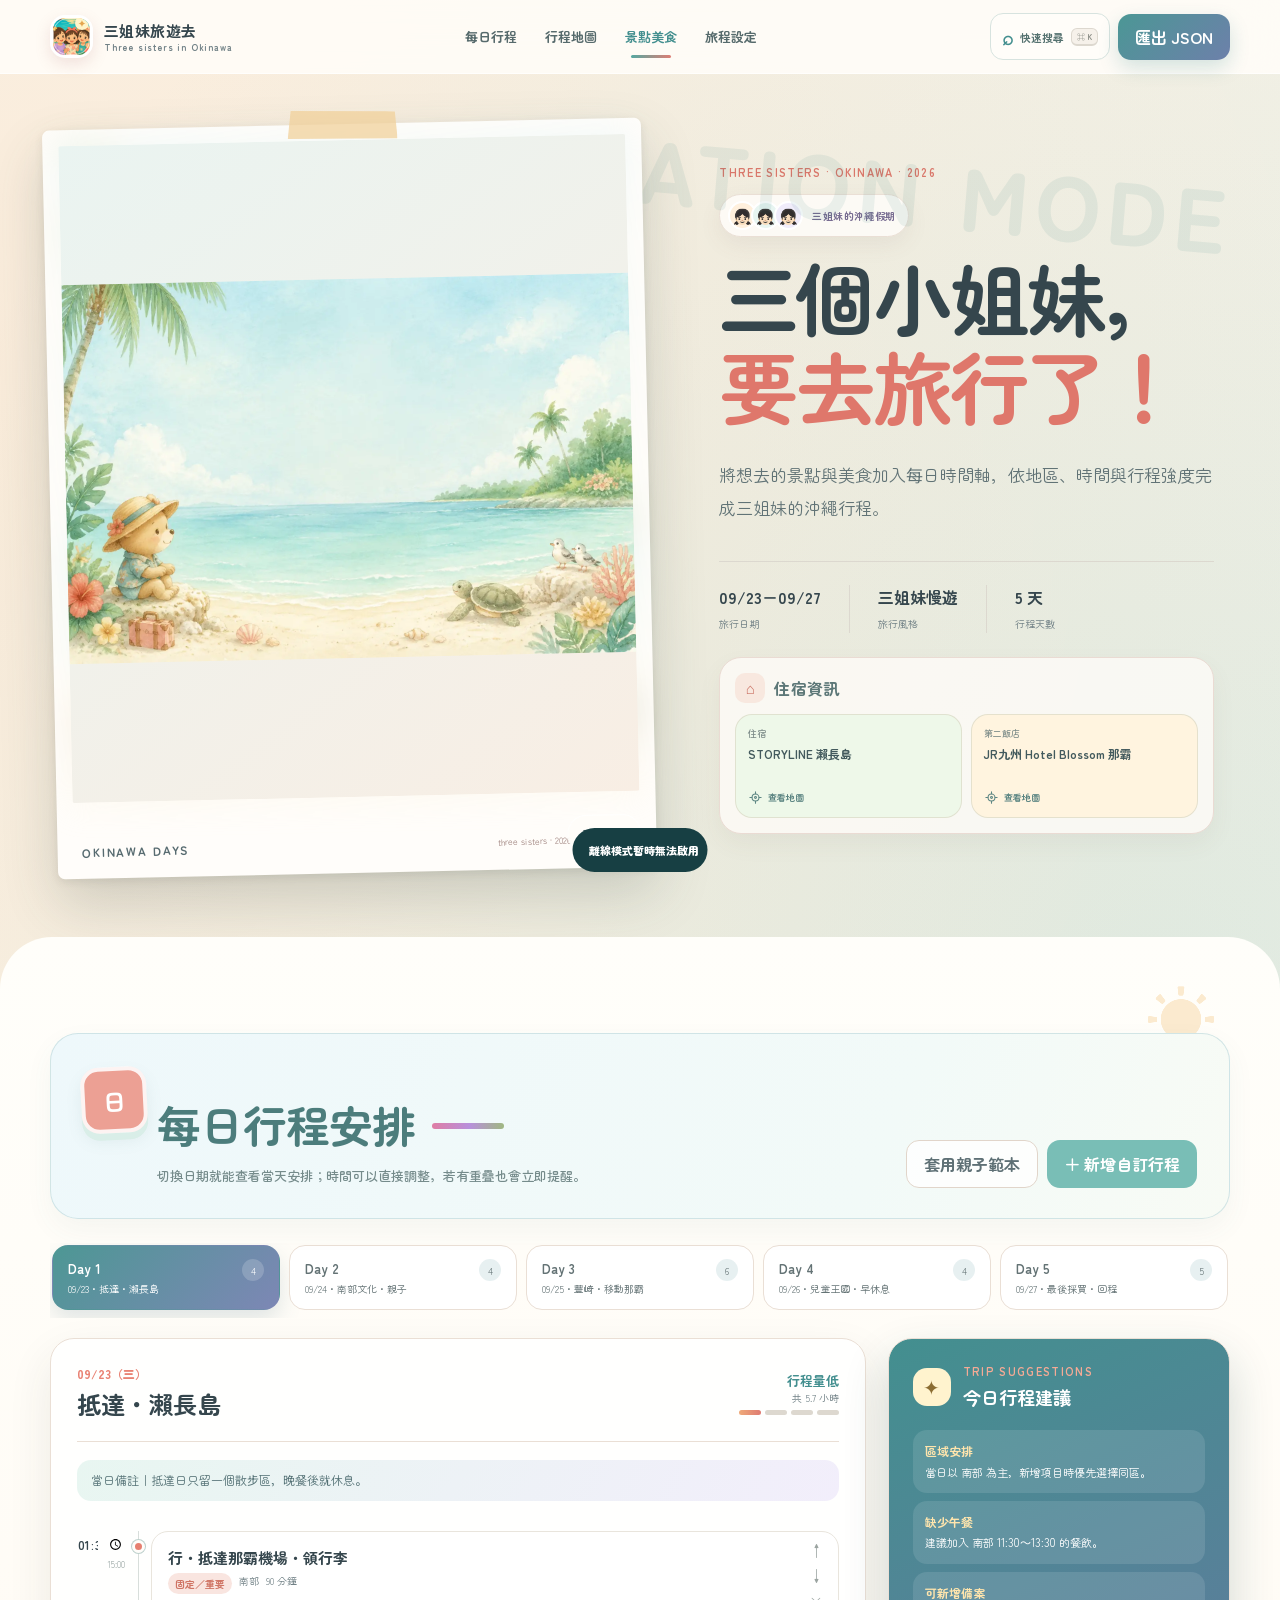
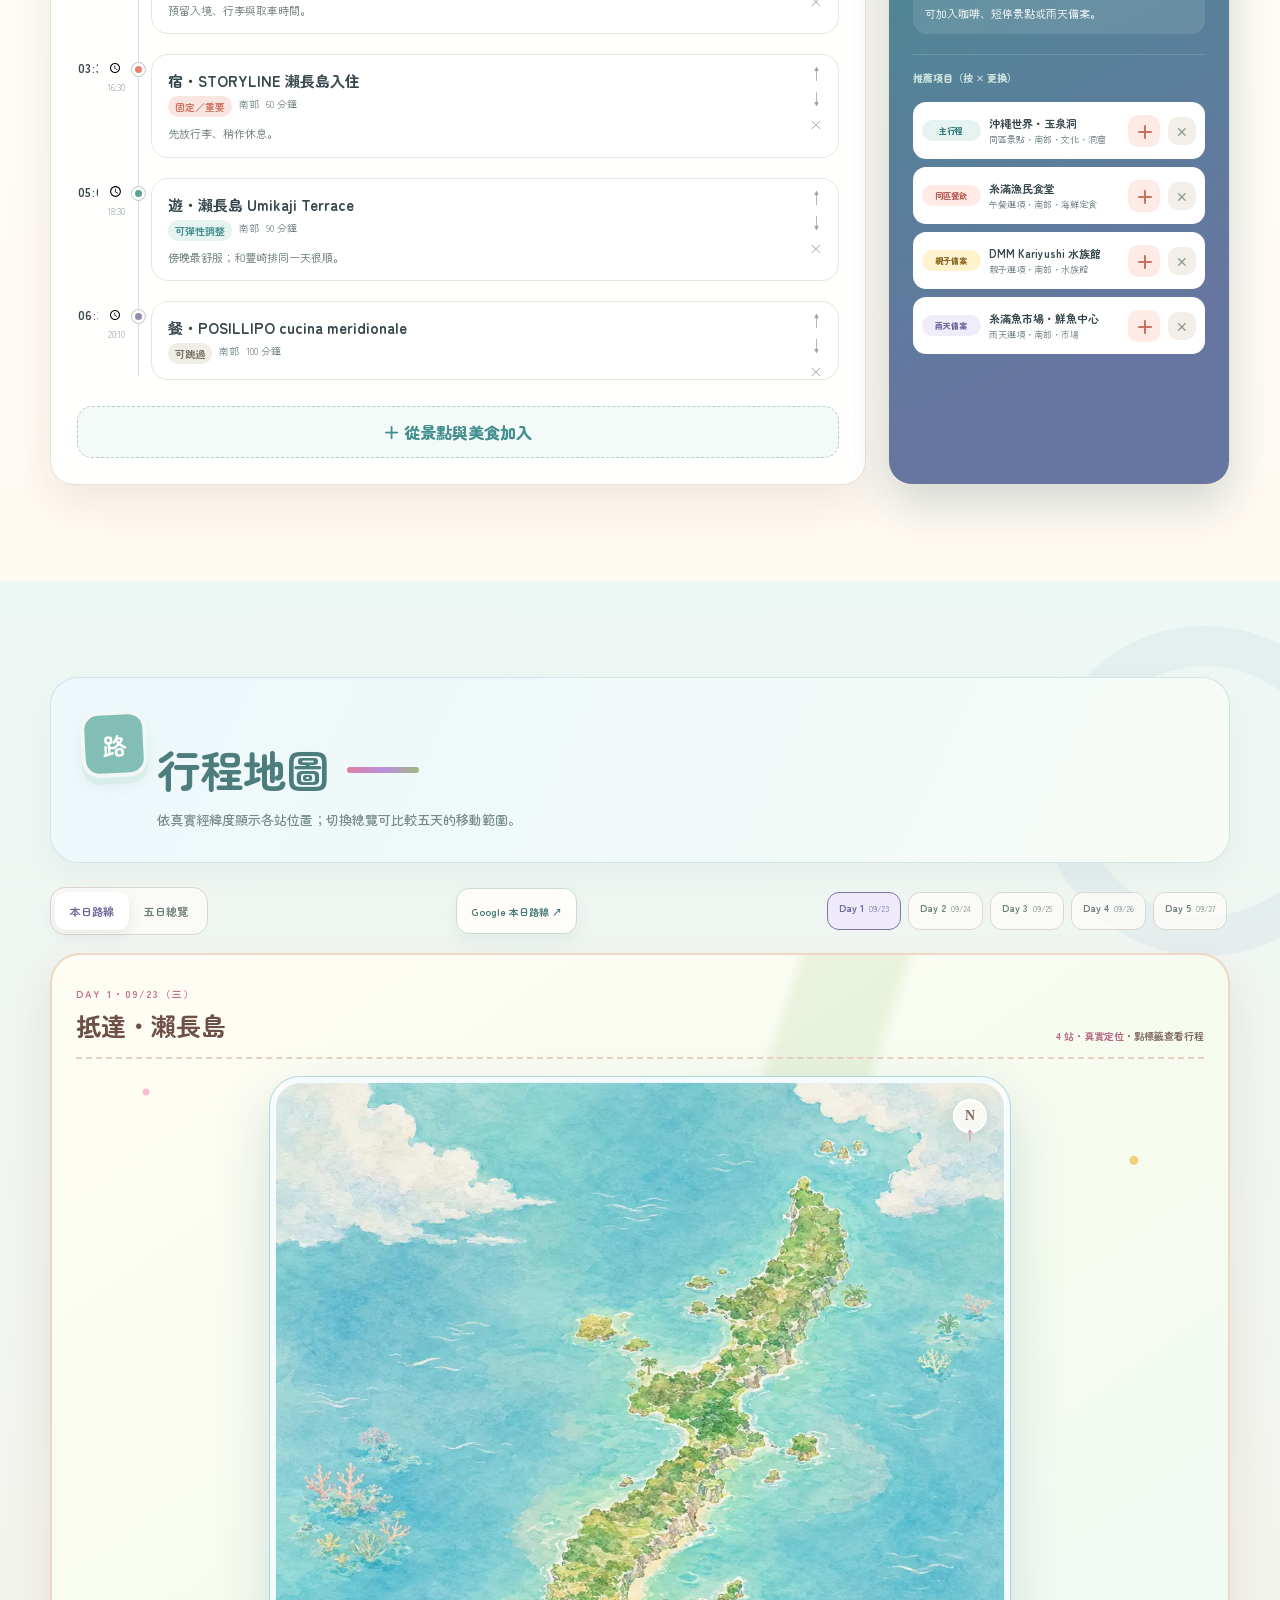
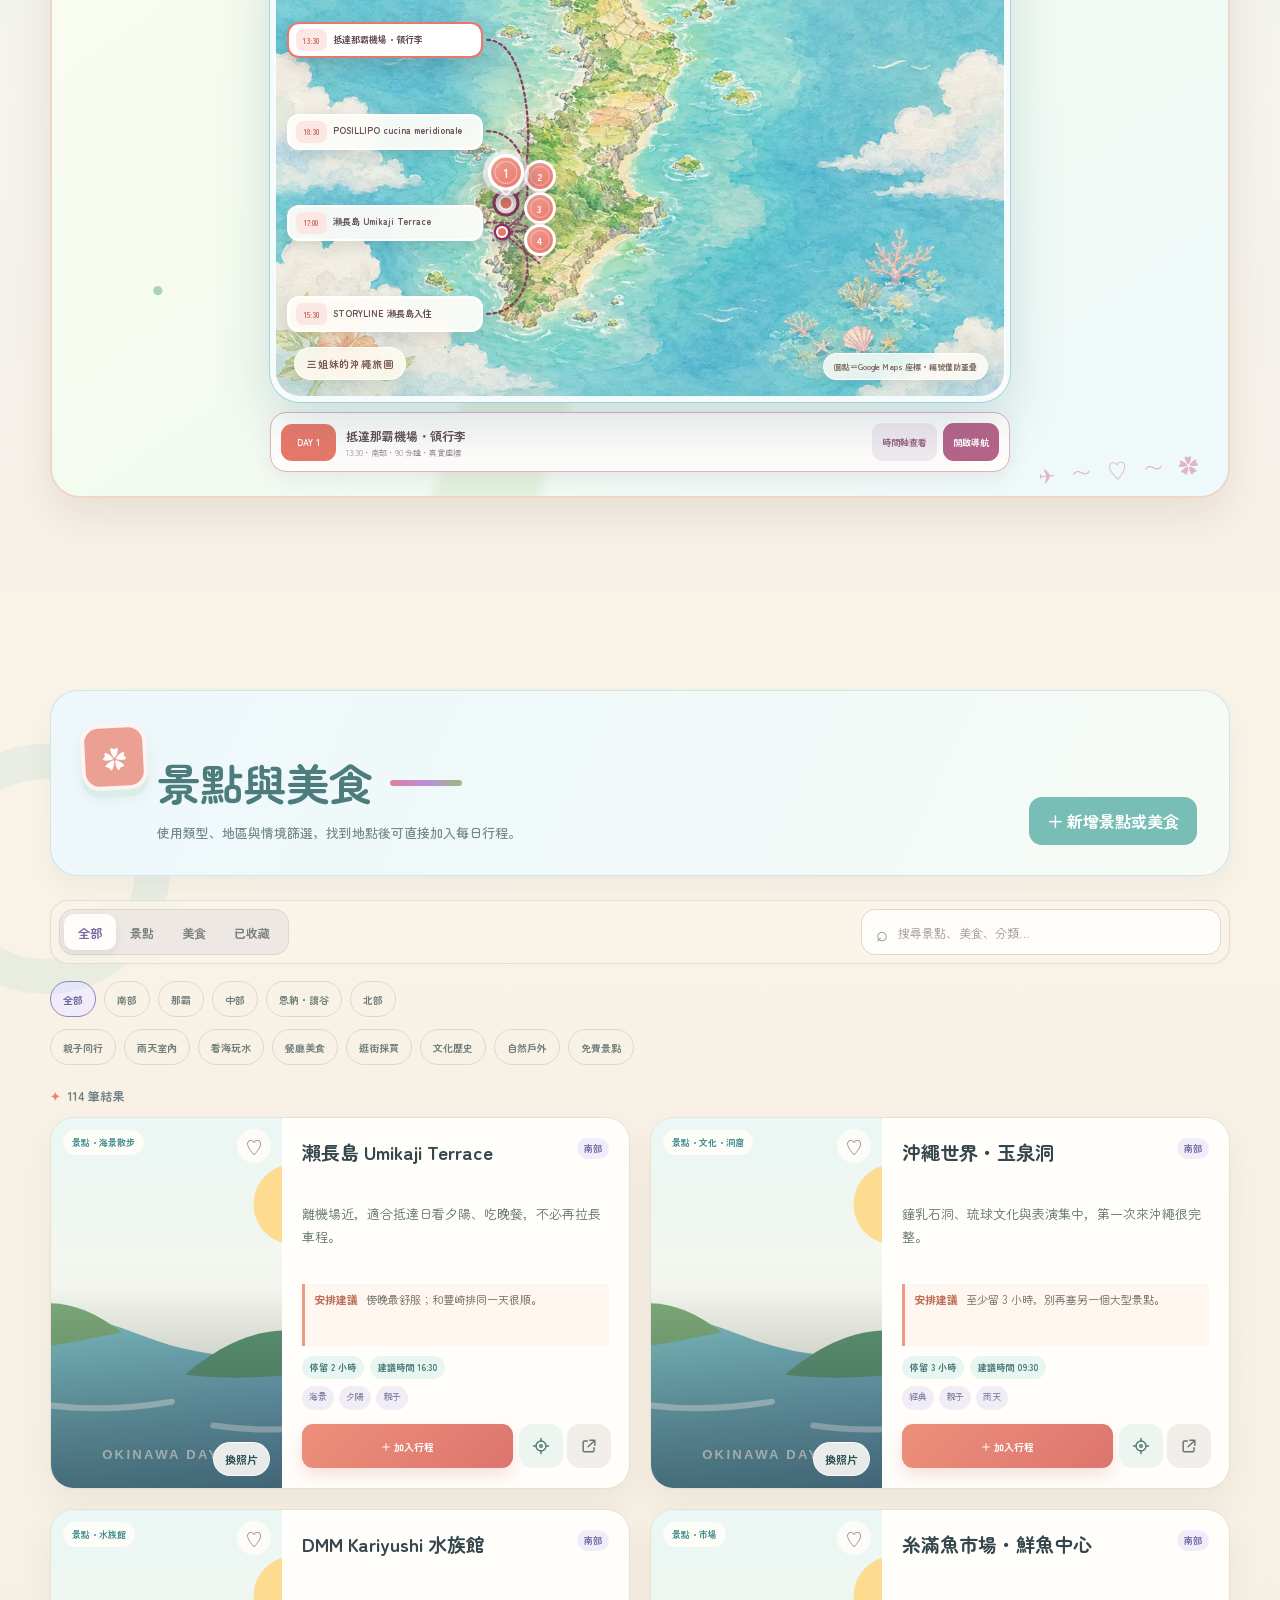
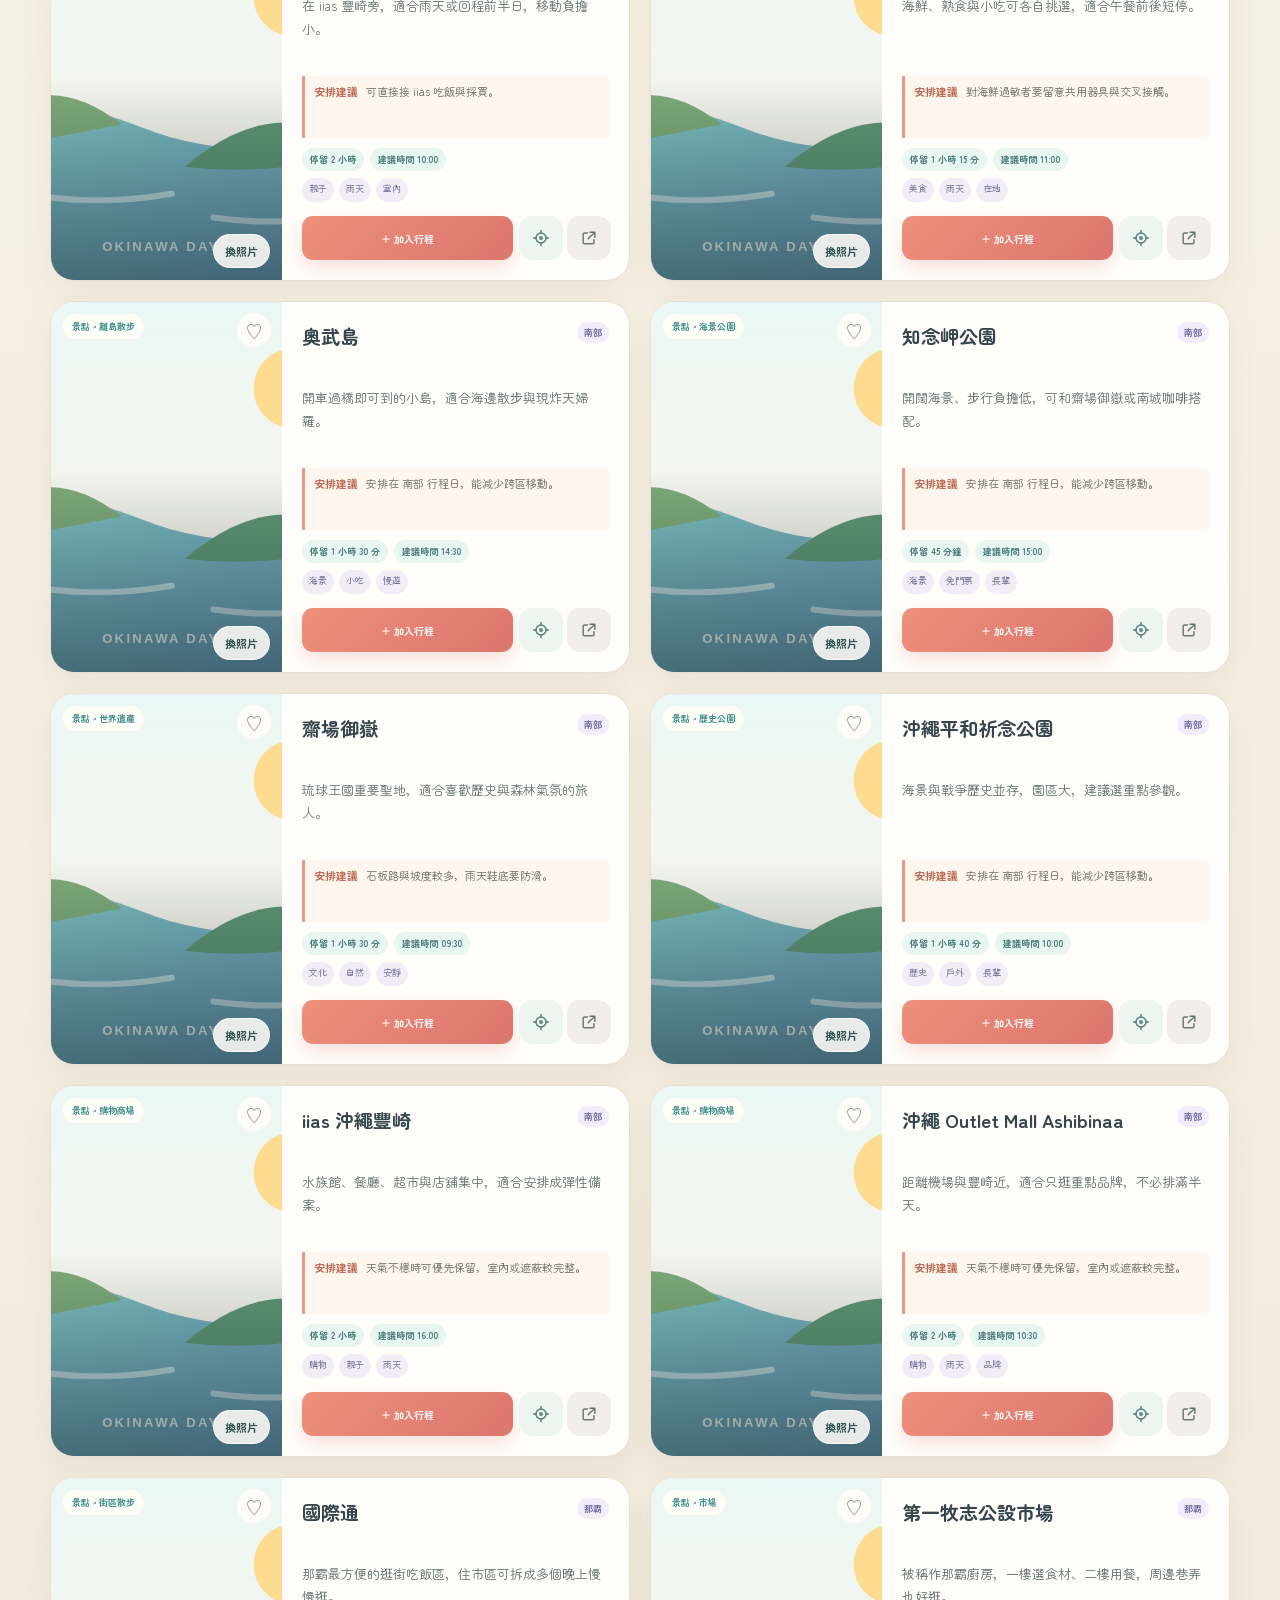
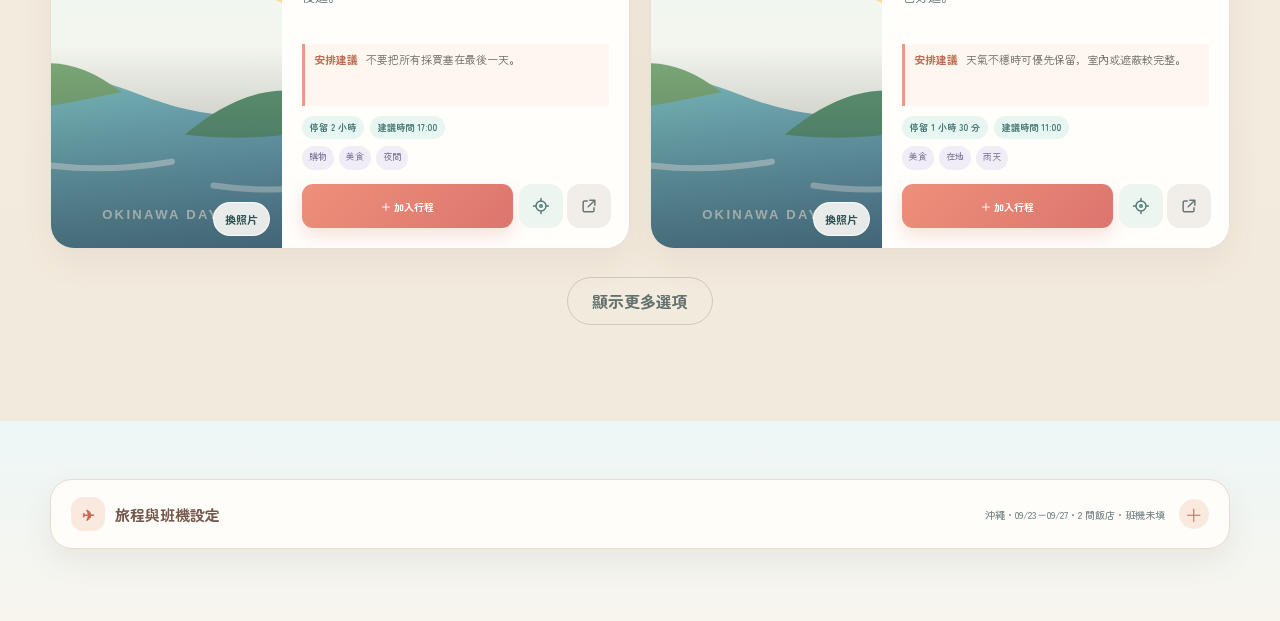
<file: index.html>
<!doctype html>
<html lang="zh-Hant">
<head>
  <meta charset="utf-8">
  <meta name="viewport" content="width=device-width,initial-scale=1,viewport-fit=cover">
  <meta name="theme-color" content="#176d73">
  <meta name="description" content="把沖繩景點與美食放進清楚時間軸，邊選邊獲得順路建議的旅行規劃器。">
  <meta name="apple-mobile-web-app-capable" content="yes">
  <meta name="apple-mobile-web-app-status-bar-style" content="default">
  <meta name="apple-mobile-web-app-title" content="三姐妹旅遊去">
  <link rel="manifest" href="./manifest.webmanifest">
  <link rel="icon" href="./icons/icon-192.png?v=12" type="image/png">
  <link rel="apple-touch-icon" href="./icons/icon-180.png?v=12">
  <link rel="preconnect" href="https://fonts.googleapis.com">
  <link rel="preconnect" href="https://fonts.gstatic.com" crossorigin>
  <link href="https://fonts.googleapis.com/css2?family=Zen+Maru+Gothic:wght@400;500;700;900&family=Noto+Sans+TC:wght@400;500;700&display=swap" rel="stylesheet">
  <link rel="stylesheet" href="./styles.css">
  <title>三姐妹旅遊去｜沖繩旅行計畫</title>
</head>
<body>
  <header class="site-header">
    <a class="brand" href="#top" aria-label="回到頁首"><span class="brand-mark cute-brand-mark" aria-hidden="true"><img src="./icons/icon-180.png?v=12" alt="" width="180" height="180"><i>✦</i></span><span>三姐妹旅遊去<small>Three sisters in Okinawa</small></span></a>
    <nav class="top-nav" aria-label="主要導覽"><a href="#planner">每日行程</a><a href="#route-map">行程地圖</a><a href="#explore">景點美食</a><a href="#trip-settings">旅程設定</a></nav>
    <div class="header-tools"><button class="quick-search-trigger" type="button" data-action="quick-search"><span>⌕</span> 快速搜尋 <kbd>⌘ K</kbd></button><button class="header-action" type="button" data-action="export">匯出 JSON</button></div>
  </header>
  <main id="top">
    <section class="hero" aria-labelledby="hero-title">
      <div class="hero-photo" id="heroPhoto"><img class="hero-photo-image" id="heroPhotoImage" src="./assets/okinawa-beach-animals-v2.webp" alt="沖繩旅遊封面" width="1536" height="1024" decoding="async" fetchpriority="high" data-hero-image><span class="polaroid-tape" aria-hidden="true"></span><span class="polaroid-caption"><b>OKINAWA DAYS</b><small>three sisters · 2026</small></span><button class="photo-edit hero-photo-edit" type="button" data-photo-id="hero">更換封面</button></div>
      <div class="hero-copy">
        <p class="eyebrow">THREE SISTERS · OKINAWA · 2026</p><div class="sister-note" aria-label="三個小姐妹要去旅行了"><span>👧🏻</span><span>👧🏻</span><span>👧🏻</span><b>三姐妹的沖繩假期</b></div><h1 id="hero-title">三個小姐妹，<br><em>要去旅行了！</em></h1>
        <p>將想去的景點與美食加入每日時間軸，依地區、時間與行程強度完成三姐妹的沖繩行程。</p>
        <div class="hero-facts"><span><b id="heroDates">09/23－09/27</b><small>旅行日期</small></span><span><b id="heroPeople">三姐妹慢遊</b><small>旅行風格</small></span><span><b id="heroCount">5 天</b><small>行程天數</small></span></div>
        <section class="stay-summary" aria-labelledby="stay-summary-title"><header class="stay-summary-head"><span aria-hidden="true">⌂</span><h2 id="stay-summary-title">住宿資訊</h2></header><div class="stay-summary-grid" id="staySummary"></div></section>
      </div>
    </section>
    <section class="planner-section" id="planner">
      <div class="section-heading">
        <div><p class="eyebrow">YOUR ROUTE</p><h2>每日行程安排</h2><p>切換日期就能查看當天安排；時間可以直接調整，若有重疊也會立即提醒。</p></div>
        <div class="heading-actions"><button class="secondary-button" type="button" data-action="template">套用親子範本</button><button class="primary-button" type="button" data-action="add-custom">＋ 新增自訂行程</button></div>
      </div>
      <div class="day-tabs" id="dayTabs" role="tablist" aria-label="選擇日期"></div>
      <div class="planning-layout">
        <article class="timeline-card" id="dayPanel" role="tabpanel" tabindex="0" aria-live="polite">
          <header class="timeline-head"><div><p id="activeDayDate">09/23（三）</p><h3 id="activeDayTitle">抵達・瀨長島</h3></div><div class="load-meter" id="loadMeter" aria-live="polite"></div></header>
          <div class="day-note" id="dayNote"></div><div class="flight-day-status" id="flightDayStatus" hidden></div><div class="timeline" id="timeline"></div>
          <button class="add-line" type="button" data-action="scroll-explore">＋ 從景點與美食加入</button>
        </article>
        <aside class="idea-panel" aria-labelledby="idea-title">
          <div class="idea-head"><span class="idea-spark">✦</span><div><p class="eyebrow">TRIP SUGGESTIONS</p><h3 id="idea-title">今日行程建議</h3></div></div>
          <div id="smartAdvice" class="smart-advice" aria-live="polite"></div><div id="smartSuggestions" class="smart-suggestions"></div>
        </aside>
      </div>
    </section>
    <section class="route-map-section" id="route-map" aria-labelledby="route-map-heading">
      <div class="section-heading compact-heading">
        <div><p class="eyebrow">ROUTE MAP</p><h2 id="route-map-heading">行程地圖</h2><p>依真實經緯度顯示各站位置；切換總覽可比較五天的移動範圍。</p></div>
      </div>
      <div class="route-map-toolbar">
        <div class="map-mode-switch" id="mapModeSwitch" aria-label="地圖顯示方式"><button class="active" type="button" data-map-mode="day">本日路線</button><button type="button" data-map-mode="all">五日總覽</button></div>
        <a class="day-route-link" id="dayRouteLink" href="#" target="_blank" rel="noopener">Google 本日路線 ↗</a>
        <div class="route-map-days" id="routeMapDays" aria-label="選擇地圖日期"></div>
      </div>
      <div class="storybook-map-shell" aria-live="polite">
        <div class="storybook-map-heading"><div><span id="routeMapKicker">DAY 1</span><h3 id="routeMapTitle">抵達・瀨長島</h3></div><div class="storybook-map-legend"><b id="routeMapMeta">4 站</b>・點標籤查看行程</div></div>
        <div class="dynamic-route-map" id="dynamicRouteMap"></div>
      </div>
    </section>
    <section class="explore-section" id="explore">
      <div class="section-heading">
        <div><p class="eyebrow">PLACES & FOOD</p><h2>景點與美食</h2><p>使用類型、地區與情境篩選，找到地點後可直接加入每日行程。</p></div>
        <button class="secondary-button" type="button" data-action="add-library">＋ 新增景點或美食</button>
      </div>
      <div class="explore-toolbar"><div class="segmented" id="kindFilter" aria-label="內容類型"><button class="active" type="button" data-kind="all">全部</button><button type="button" data-kind="spot">景點</button><button type="button" data-kind="food">美食</button><button type="button" data-kind="saved">已收藏</button></div><label class="search-box"><span>⌕</span><input id="librarySearch" type="search" placeholder="搜尋景點、美食、分類…" autocomplete="off"></label></div>
      <div class="chip-row" id="areaFilters" aria-label="地區篩選"></div><div class="chip-row secondary-chips" id="tagFilters" aria-label="情境篩選"></div><div class="result-summary" id="resultSummary"></div>
      <div class="library-grid" id="libraryGrid"></div><button class="show-more" id="showMore" type="button">顯示更多選項</button>
    </section>
    <section class="settings-section" id="trip-settings" aria-labelledby="trip-settings-title">
      <details class="trip-settings-details" id="tripSettingsPanel">
        <summary><span id="trip-settings-title"><i aria-hidden="true">✈</i>旅程與班機設定</span><small id="tripSettingsSummary">沖繩・09/23－09/27</small></summary>
        <div class="settings-builder">
          <header class="settings-builder-head"><h2>編輯旅程資料</h2><p>修改日期、住宿與班機；儲存時會一起檢查每日行程是否衝突。</p></header>
          <div class="settings-grid">
            <form class="settings-card" id="tripForm">
              <div class="settings-block"><div class="settings-block-title"><span>01</span><div><b>基本資料</b><small>旅程日期與住宿</small></div></div><div class="field-grid"><label><span>旅程名稱</span><input id="tripTitle" required value="三姐妹旅遊去"></label><label><span>旅行風格</span><select id="tripStyle"><option value="三姐妹慢遊">三姐妹慢遊</option><option value="親子慢遊">親子慢遊</option><option value="經典初訪">經典初訪</option><option value="美食優先">美食優先</option><option value="自然放空">自然放空</option></select></label><label><span>出發日期</span><input id="startDate" type="date" required value="2026-09-23"></label><label><span>回程日期</span><input id="endDate" type="date" required value="2026-09-27"></label><label><span>住宿</span><input id="stayPrimary" value="STORYLINE 瀨長島" placeholder="第一間飯店"></label><label><span>第二飯店</span><input id="staySecondary" value="JR九州 Hotel Blossom 那霸" placeholder="沒有可留白"></label></div></div>
              <details class="flight-details"><summary><span>班機資料</span><small>設定後自動檢查衝突</small></summary><div class="flight-settings-body"><div class="flight-grid"><fieldset><legend><i>去</i> 去程</legend><div class="field-grid"><label class="wide"><span>航空公司／班機</span><input id="outboundFlight" placeholder="例如：CI 120"></label><label><span>起飛時間</span><input id="outboundDeparture" type="datetime-local"></label><label><span>抵達那霸</span><input id="outboundArrival" type="datetime-local"></label></div></fieldset><fieldset><legend><i>回</i> 回程</legend><div class="field-grid"><label class="wide"><span>航空公司／班機</span><input id="returnFlight" placeholder="例如：CI 121"></label><label><span>那霸起飛</span><input id="returnDeparture" type="datetime-local"></label><label><span>抵達時間</span><input id="returnArrival" type="datetime-local"></label></div></fieldset></div><p class="flight-help">去程會保留 90 分鐘入境與領行李；回程會提醒至少提前 2.5 小時抵達機場。</p></div></details>
              <button class="primary-button save-trip-button" type="submit">儲存並檢查行程</button>
            </form>
            <div class="export-card"><span class="export-icon">{ }</span><div><h3>行程檔案</h3><p>下載或讀取通用 PWA JSON。</p></div><div class="export-actions"><button class="primary-button" type="button" data-action="export">下載 JSON</button><button class="secondary-button" type="button" data-action="import">讀取 JSON</button></div><input id="importFile" type="file" accept="application/json,.json" hidden></div>
          </div>
          <details class="source-note"><summary>推薦資料來源</summary><div><p>資料整理自沖繩官方觀光資訊、近期台灣旅遊部落格與 YouTube 行程分享。照片以地點實景為優先；沒有合適公開實景時，使用不同的同類型實拍示意並清楚標示。店家營業日、票價與預約規則可能變動，出發前請查看卡片上的來源與地圖。</p><div class="source-links" id="sourceLinks"></div></div></details>
        </div>
      </details>
    </section>
  </main>
  <nav class="mobile-nav" aria-label="手機快速導覽"><a href="#planner"><span aria-hidden="true"><svg viewBox="0 0 24 24"><rect x="4.5" y="5.5" width="15" height="14" rx="2.5"/><path d="M8 3.8v3.4M16 3.8v3.4M4.5 9.2h15M8 12.5h3M8 15.8h6"/></svg></span>行程</a><a href="#route-map"><span aria-hidden="true"><svg viewBox="0 0 24 24"><path d="m4.5 6 5-2 5 2 5-2v14l-5 2-5-2-5 2Z"/><path d="M9.5 4v14M14.5 6v14"/></svg></span>地圖</a><button type="button" data-action="quick-search"><span aria-hidden="true"><svg class="nav-search-icon" viewBox="0 0 24 24"><circle cx="10.8" cy="10.8" r="5.8"/><path d="m15.2 15.2 4.3 4.3"/></svg></span>搜尋</button><a href="#explore"><span aria-hidden="true"><svg viewBox="0 0 24 24"><path d="M18.5 10.2c0 4.7-6.5 9.6-6.5 9.6s-6.5-4.9-6.5-9.6a6.5 6.5 0 1 1 13 0Z"/><circle cx="12" cy="10" r="2.2"/></svg></span>景點</a><a href="#trip-settings" aria-label="前往旅程設定"><span aria-hidden="true"><svg viewBox="0 0 24 24"><path d="M6 6h12M6 12h12M6 18h12"/><circle cx="9" cy="6" r="2"/><circle cx="15" cy="12" r="2"/><circle cx="10.5" cy="18" r="2"/></svg></span>設定</a></nav>
  <button class="floating-search" type="button" data-action="quick-search" aria-label="開啟快速搜尋"><span>⌕</span><b>快速搜尋</b><kbd>⌘K</kbd></button>
  <dialog id="scheduleDialog" class="app-dialog"><form method="dialog" id="scheduleForm"><button class="dialog-close" type="button" data-close-dialog aria-label="關閉視窗">×</button><p class="eyebrow">ADD TO ITINERARY</p><h2 id="scheduleTitle">加入行程</h2><div class="field-grid modal-fields"><label><span>安排日期</span><select id="scheduleDay"></select></label><label><span>開始時間</span><input id="scheduleTime" type="time" required></label><label><span>停留時間</span><select id="scheduleDuration"><option value="45">45 分鐘</option><option value="60">1 小時</option><option value="90" selected>1.5 小時</option><option value="120">2 小時</option><option value="180">3 小時</option><option value="240">4 小時</option></select></label><label><span>重要程度</span><select id="schedulePriority"><option value="flex">可彈性調整</option><option value="must">固定／重要</option><option value="optional">可跳過</option></select></label><label class="wide"><span>備註</span><input id="scheduleNote" placeholder="預約、過敏、兒童或交通提醒"></label></div><div class="dialog-actions"><button class="secondary-button" type="button" data-close-dialog>取消</button><button class="primary-button" type="submit" value="default">加入行程</button></div></form></dialog>
  <dialog id="customDialog" class="app-dialog"><form method="dialog" id="customForm"><button class="dialog-close" type="button" data-close-dialog aria-label="關閉視窗">×</button><p class="eyebrow">ADD A PLACE</p><h2>新增景點或美食</h2><div class="field-grid modal-fields"><label><span>名稱</span><input id="customName" required></label><label><span>類型</span><select id="customKind"><option value="spot">景點</option><option value="food">美食</option></select></label><label><span>地區</span><select id="customArea"><option>那霸</option><option>南部</option><option>中部</option><option>恩納・讀谷</option><option>北部</option></select></label><label><span>分類</span><input id="customCategory" placeholder="例如：海景咖啡、親子景點"></label><label class="wide"><span>簡介</span><input id="customDescription" placeholder="地點特色或安排方式"></label></div><div class="dialog-actions"><button class="secondary-button" type="button" data-close-dialog>取消</button><button class="primary-button" type="submit" value="default">新增地點</button></div></form></dialog>
  <dialog id="photoDialog" class="app-dialog photo-dialog"><form method="dialog" id="photoForm"><button class="dialog-close" type="button" data-close-dialog aria-label="關閉視窗">×</button><p class="eyebrow">CHANGE PHOTO</p><h2>更換照片</h2><p class="dialog-copy">貼上圖片網址，或從手機／電腦選一張。照片只保存在這個瀏覽器，不會上傳。</p><label><span>圖片網址</span><input id="photoUrl" type="url" placeholder="https://…"></label><div class="or-line"><span>或</span></div><label class="file-pick"><input id="photoFile" type="file" accept="image/*"><span>選擇本機照片</span><small>會自動縮小，避免佔用太多空間</small></label><div class="dialog-actions"><button class="secondary-button" type="button" data-action="reset-photo">恢復預設</button><button class="primary-button" type="submit" value="default">套用照片</button></div></form></dialog>
  <dialog id="quickSearchDialog" class="app-dialog quick-search-dialog"><div class="quick-search-shell"><button class="dialog-close" type="button" data-close-dialog aria-label="關閉視窗">×</button><label class="command-input"><span>⌕</span><input id="quickSearchInput" type="search" placeholder="搜尋景點、美食或已排的行程…" autocomplete="off"><kbd>ESC</kbd></label><div class="quick-hints"><span>快速篩選：</span><button type="button" data-quick-term="親子">親子</button><button type="button" data-quick-term="雨天">雨天</button><button type="button" data-quick-term="海景">海景</button><button type="button" data-quick-term="沖繩麵">沖繩麵</button></div><div class="quick-results" id="quickSearchResults"></div></div></dialog>
  <div class="toast" id="toast" role="status" aria-live="polite"><span id="toastMessage"></span><button id="toastAction" type="button" hidden></button></div>
  <script src="./places.js"></script><script src="./photo-map-actual.js"></script><script src="./app.js"></script>
</body>
</html>
</file>
<file: styles.css>
:root{--ink:#20343a;--muted:#6d7e80;--teal:#176d73;--teal-soft:#e3f1ef;--coral:#db7866;--coral-soft:#fae9e3;--sand:#f6f1e8;--paper:#fffdf9;--line:#e7e1d8;--must:#be6452;--flex:#397f82;--optional:#8d806e;--shadow:0 18px 45px rgba(56,58,49,.09);--radius:26px}
*{box-sizing:border-box}html{scroll-behavior:smooth;scroll-padding-top:92px}body{margin:0;background:var(--sand);color:var(--ink);font-family:"Noto Sans TC",sans-serif;-webkit-font-smoothing:antialiased}button,input,select{font:inherit}button,a{touch-action:manipulation}button{color:inherit}a{color:inherit}.site-header{position:sticky;top:0;z-index:90;display:flex;align-items:center;justify-content:space-between;height:74px;padding:0 max(28px,calc((100vw - 1180px)/2));border-bottom:1px solid rgba(255,255,255,.7);background:rgba(255,253,249,.88);backdrop-filter:blur(20px)}.brand{display:flex;align-items:center;gap:11px;text-decoration:none;font-size:15px;font-weight:900;letter-spacing:.03em}.brand small{display:block;color:var(--muted);font-size:9px;font-weight:700;letter-spacing:.15em;text-transform:uppercase}.brand-mark{display:grid;place-items:center;width:38px;height:38px;border-radius:13px;background:var(--teal);color:#fff;font-family:"DM Serif Display",serif;font-size:18px}.top-nav{display:flex;gap:28px}.top-nav a{position:relative;color:#566a6c;text-decoration:none;font-size:13px;font-weight:800}.top-nav a:hover{color:var(--teal)}.header-action,.primary-button,.secondary-button{border:0;border-radius:13px;padding:11px 17px;font-weight:900;cursor:pointer;transition:.2s}.header-action,.primary-button{background:var(--teal);color:#fff;box-shadow:0 8px 20px rgba(23,109,115,.18)}.header-action:hover,.primary-button:hover{background:#115b61;transform:translateY(-1px)}.secondary-button{border:1px solid #d6dcd8;background:#fffdf9;color:#436266}.secondary-button:hover{border-color:var(--teal);color:var(--teal)}main{overflow:hidden}.hero{display:grid;grid-template-columns:1.08fr .92fr;max-width:1240px;min-height:590px;margin:0 auto;padding:50px 30px 64px;gap:70px;align-items:center}.hero-photo{position:relative;min-height:500px;border-radius:44% 44% 24px 24px;background:#bfdedb url("./assets/okinawa-beach-animals-v2.webp") center/cover no-repeat;box-shadow:var(--shadow);overflow:hidden}.hero-photo::after{content:"";position:absolute;inset:0;background:linear-gradient(180deg,transparent 58%,rgba(12,66,71,.27))}.photo-edit{position:absolute;z-index:3;right:12px;bottom:12px;border:1px solid rgba(255,255,255,.8);border-radius:999px;padding:8px 11px;background:rgba(255,253,249,.87);color:#315155;font-size:11px;font-weight:900;backdrop-filter:blur(8px);cursor:pointer}.hero-photo-edit{right:20px;bottom:20px;padding:10px 14px}.hero-copy{padding-right:16px}.eyebrow{margin:0 0 12px;color:var(--coral);font-size:11px;font-weight:900;letter-spacing:.18em}.hero h1{margin:0;font-family:"DM Serif Display","Noto Sans TC",serif;font-size:clamp(48px,6.2vw,80px);font-weight:400;line-height:1.03;letter-spacing:-.045em}.hero h1 em{color:var(--teal);font-style:normal}.hero-copy>p:not(.eyebrow){max-width:540px;margin:28px 0;color:#617376;font-size:16px;line-height:1.95}.hero-facts{display:flex;gap:0;margin-top:36px;border-top:1px solid #dcd8cf;padding-top:23px}.hero-facts span{min-width:110px;padding-right:28px}.hero-facts span+span{border-left:1px solid #dcd8cf;padding-left:28px}.hero-facts b{display:block;font-size:16px}.hero-facts small{color:var(--muted);font-size:10px}.planner-section,.explore-section,.settings-section{padding:96px max(28px,calc((100vw - 1180px)/2))}.planner-section{background:#fffdf9}.section-heading{display:flex;align-items:end;justify-content:space-between;gap:24px;margin-bottom:35px}.section-heading h2{margin:0 0 9px;font-family:"DM Serif Display","Noto Sans TC",serif;font-size:clamp(32px,4vw,48px);font-weight:400;letter-spacing:-.025em}.section-heading>div>p:last-child{max-width:610px;margin:0;color:var(--muted);font-size:14px;line-height:1.75}.heading-actions{display:flex;gap:9px;flex:0 0 auto}.day-tabs{display:flex;gap:9px;overflow-x:auto;margin-bottom:20px;padding:2px 2px 8px;scrollbar-width:none}.day-tabs::-webkit-scrollbar,.chip-row::-webkit-scrollbar{display:none}.day-tab{flex:1;min-width:138px;border:1px solid var(--line);border-radius:16px;padding:13px 15px;background:#fff;color:#647375;text-align:left;cursor:pointer}.day-tab b,.day-tab small{display:block}.day-tab b{font-size:13px}.day-tab small{margin-top:3px;font-size:10px}.day-tab.active{border-color:var(--teal);background:var(--teal);color:#fff;box-shadow:0 10px 22px rgba(23,109,115,.18)}.day-tab .tab-count{float:right;display:grid;place-items:center;min-width:22px;height:22px;border-radius:999px;background:rgba(23,109,115,.1);font-size:10px}.day-tab.active .tab-count{background:rgba(255,255,255,.18)}.planning-layout{display:grid;grid-template-columns:minmax(0,1.55fr) minmax(280px,.65fr);gap:22px;align-items:start}.timeline-card,.idea-panel,.settings-card,.export-card{border:1px solid var(--line);border-radius:var(--radius);background:var(--paper);box-shadow:var(--shadow)}.timeline-card{padding:26px}.timeline-head{display:flex;align-items:center;justify-content:space-between;padding-bottom:20px;border-bottom:1px solid var(--line)}.timeline-head p{margin:0 0 4px;color:var(--coral);font-size:12px;font-weight:900}.timeline-head h3{margin:0;font-size:24px}.load-meter{text-align:right}.load-meter b,.load-meter small{display:block}.load-meter b{color:var(--teal);font-size:13px}.load-meter small{color:var(--muted);font-size:10px}.load-dots{display:flex;justify-content:flex-end;gap:4px;margin-top:5px}.load-dots i{width:22px;height:5px;border-radius:99px;background:#ddd8cf}.load-dots i.on{background:var(--coral)}.day-note{margin:18px 0 8px;border-radius:14px;padding:11px 14px;background:var(--teal-soft);color:#416669;font-size:12px;line-height:1.55}.timeline{position:relative;padding:12px 0 0}.timeline::before{content:"";position:absolute;left:61px;top:22px;bottom:14px;width:1px;background:#d8dedb}.timeline-empty{padding:56px 20px;text-align:center;color:var(--muted)}.timeline-empty b{display:block;margin-bottom:6px;color:var(--ink)}.timeline-item{position:relative;display:grid;grid-template-columns:48px 1fr;gap:26px;padding:10px 0}.time-block{position:relative;z-index:2;text-align:right}.time-block input{width:48px;border:0;background:transparent;color:var(--teal);font-size:12px;font-weight:900;text-align:right;padding:4px 0}.time-block small{display:block;color:#98a4a2;font-size:9px}.timeline-dot{position:absolute;z-index:2;left:55px;top:19px;width:13px;height:13px;border:3px solid var(--paper);border-radius:50%;background:var(--teal);box-shadow:0 0 0 1px #bdd0cc}.timeline-item.must .timeline-dot{background:var(--must)}.timeline-item.optional .timeline-dot{background:#a79b8b}.timeline-body{position:relative;border:1px solid #e9e5dd;border-radius:17px;padding:15px 42px 15px 16px;background:#fff;transition:.2s}.timeline-body:hover{border-color:#c8d8d5;box-shadow:0 9px 20px rgba(41,67,65,.07)}.timeline-body h4{margin:0 0 5px;font-size:15px}.timeline-meta{display:flex;flex-wrap:wrap;gap:7px;color:var(--muted);font-size:10px}.priority-pill{border-radius:999px;padding:3px 7px;background:var(--teal-soft);color:var(--teal);font-weight:800}.must .priority-pill{background:#f9e5e0;color:var(--must)}.optional .priority-pill{background:#f0ede7;color:#786d60}.timeline-note{margin:8px 0 0;color:#6b7979;font-size:11px;line-height:1.5}.timeline-tools{position:absolute;right:8px;top:7px;display:flex;flex-direction:column;gap:2px}.timeline-tools button{border:0;background:transparent;color:#9ba4a1;font-size:15px;cursor:pointer}.timeline-tools button:hover{color:var(--coral)}.timeline-item.conflict .timeline-body{border-color:#e8a798;background:#fff9f7}.conflict-label{display:inline-block;margin-top:7px;color:#be5f4b;font-size:10px;font-weight:900}.add-line{width:100%;margin-top:16px;border:1px dashed #b8cbc7;border-radius:15px;padding:13px;background:#f4faf8;color:var(--teal);font-weight:900;cursor:pointer}.idea-panel{position:sticky;top:94px;padding:24px;background:#173f43;color:#fff}.idea-head{display:flex;gap:12px;align-items:center}.idea-head .eyebrow{margin-bottom:5px;color:#f5aa95}.idea-head h3{margin:0;font-size:18px}.idea-spark{display:grid;place-items:center;flex:0 0 38px;height:38px;border-radius:14px;background:#f5aa95;color:#173f43;font-size:20px}.smart-advice{margin:20px 0}.advice-card{margin-bottom:9px;border-radius:14px;padding:12px;background:rgba(255,255,255,.08);font-size:11px;line-height:1.55}.advice-card b{display:block;margin-bottom:3px;color:#f8c3b2;font-size:12px}.smart-suggestions{padding-top:15px;border-top:1px solid rgba(255,255,255,.15)}.smart-suggestions>p{margin:0 0 10px;color:#bcd2d0;font-size:10px;font-weight:800}.idea-place{display:grid;grid-template-columns:1fr auto;gap:8px;align-items:center;margin-top:7px;border-radius:13px;padding:10px 10px 10px 12px;background:#fff;color:var(--ink)}.idea-place b,.idea-place small{display:block}.idea-place b{font-size:11px}.idea-place small{margin-top:2px;color:var(--muted);font-size:9px}.idea-place button{width:30px;height:30px;border:0;border-radius:10px;background:var(--coral-soft);color:var(--coral);font-size:17px;font-weight:900;cursor:pointer}.explore-section{background:var(--sand)}.explore-toolbar{display:flex;justify-content:space-between;gap:15px;margin-bottom:13px}.segmented{display:flex;border:1px solid #dcd7ce;border-radius:14px;padding:4px;background:#ebe7df}.segmented button{border:0;border-radius:10px;padding:9px 14px;background:transparent;color:#78807d;font-size:12px;font-weight:900;cursor:pointer}.segmented button.active{background:var(--paper);color:var(--teal);box-shadow:0 4px 10px rgba(60,61,51,.07)}.search-box{display:flex;align-items:center;gap:8px;width:min(360px,44vw);border:1px solid #dcd7ce;border-radius:14px;padding:0 14px;background:var(--paper)}.search-box span{color:#87918e;font-size:20px}.search-box input{width:100%;border:0;outline:0;background:transparent;font-size:12px}.chip-row{display:flex;gap:7px;overflow-x:auto;padding:4px 0;scrollbar-width:none}.chip-row button{flex:0 0 auto;border:1px solid #dcd7ce;border-radius:999px;padding:7px 12px;background:transparent;color:#73807d;font-size:10px;font-weight:800;cursor:pointer}.chip-row button.active{border-color:var(--teal);background:var(--teal-soft);color:var(--teal)}.secondary-chips{margin-top:4px}.secondary-chips button.active{border-color:var(--coral);background:var(--coral-soft);color:#a95648}.result-summary{margin:18px 0 13px;color:var(--muted);font-size:11px}.library-grid{display:grid;grid-template-columns:repeat(3,1fr);gap:17px}.place-card{overflow:hidden;border:1px solid var(--line);border-radius:21px;background:var(--paper);box-shadow:0 10px 28px rgba(56,58,49,.06);transition:.24s}.place-card:hover{transform:translateY(-4px);box-shadow:var(--shadow)}.place-cover{position:relative;height:176px;background:#c8dedb center/cover no-repeat}.place-cover::after{content:"";position:absolute;inset:45% 0 0;background:linear-gradient(transparent,rgba(23,49,52,.48))}.place-kind{position:absolute;z-index:2;left:12px;top:12px;border-radius:999px;padding:6px 9px;background:rgba(255,253,249,.9);color:var(--teal);font-size:9px;font-weight:900;backdrop-filter:blur(8px)}.save-button{position:absolute;z-index:2;right:11px;top:11px;width:34px;height:34px;border:0;border-radius:50%;background:rgba(255,253,249,.9);color:#9c827c;font-size:17px;cursor:pointer}.save-button.saved{background:var(--coral);color:#fff}.place-body{padding:16px}.place-top{display:flex;justify-content:space-between;gap:8px;align-items:start}.place-top h3{margin:0;font-size:16px;line-height:1.38}.area-label{flex:0 0 auto;border-radius:999px;padding:4px 7px;background:var(--teal-soft);color:var(--teal);font-size:9px;font-weight:900}.place-body>p{min-height:48px;margin:9px 0;color:var(--muted);font-size:11px;line-height:1.55}.place-tags{display:flex;flex-wrap:wrap;gap:5px;min-height:24px}.place-tags span{border-radius:999px;padding:4px 7px;background:#f2eee8;color:#746c61;font-size:9px}.place-actions{display:grid;grid-template-columns:1fr auto auto;gap:6px;margin-top:13px}.place-actions button,.place-actions a{display:grid;place-items:center;border:0;border-radius:11px;min-height:37px;padding:7px 9px;text-decoration:none;font-size:10px;font-weight:900;cursor:pointer}.place-actions .add-place{background:var(--teal);color:#fff}.place-actions .map-link,.place-actions .source-link{background:#f0eee8;color:#61706e}.show-more{display:block;margin:28px auto 0;border:1px solid #cfc9bf;border-radius:999px;padding:11px 24px;background:transparent;color:#62716f;font-weight:900;cursor:pointer}.show-more[hidden]{display:none}.settings-section{background:#e8f1ef}.compact-heading{margin-bottom:24px}.settings-grid{display:grid;grid-template-columns:1.35fr .65fr;gap:18px}.settings-card,.export-card{padding:26px}.field-grid{display:grid;grid-template-columns:1fr 1fr;gap:14px}.field-grid label,.photo-dialog label{display:block}.field-grid label span,.photo-dialog label>span{display:block;margin-bottom:6px;color:#6a7978;font-size:10px;font-weight:900}.field-grid label.wide{grid-column:1/-1}.field-grid input,.field-grid select,.photo-dialog input{width:100%;border:1px solid #dedbd3;border-radius:11px;padding:11px 12px;background:#fff;color:var(--ink);outline:0}.field-grid input:focus,.field-grid select:focus,.photo-dialog input:focus{border-color:var(--teal);box-shadow:0 0 0 3px rgba(23,109,115,.1)}.settings-card>.primary-button{margin-top:18px}.export-card{display:flex;flex-direction:column;align-items:flex-start;background:#173f43;color:#fff}.export-icon{display:grid;place-items:center;width:50px;height:50px;border-radius:16px;background:#f2ac98;color:#173f43;font-weight:900}.export-card h3{margin:17px 0 6px;font-size:20px}.export-card p{margin:0;color:#bdd0cf;font-size:12px;line-height:1.6}.export-actions{display:flex;gap:7px;margin-top:auto;padding-top:20px}.export-card .primary-button{background:#f2ac98;color:#173f43;box-shadow:none}.export-card .secondary-button{border-color:rgba(255,255,255,.2);background:transparent;color:#fff}.source-note{margin-top:18px;border:1px solid #cbd9d5;border-radius:16px;background:rgba(255,255,255,.45)}.source-note summary{padding:15px 18px;color:#486764;font-size:12px;font-weight:900;cursor:pointer}.source-note>div{padding:0 18px 18px;color:#627875;font-size:11px;line-height:1.65}.source-links{display:flex;flex-wrap:wrap;gap:7px;margin-top:10px}.source-links a{border-radius:999px;padding:6px 10px;background:#fff;color:var(--teal);text-decoration:none;font-weight:800}.mobile-nav{display:none}.app-dialog{width:min(570px,calc(100vw - 28px));border:0;border-radius:24px;padding:0;background:var(--paper);color:var(--ink);box-shadow:0 25px 90px rgba(18,45,47,.3)}.app-dialog::backdrop{background:rgba(19,43,45,.58);backdrop-filter:blur(4px)}.app-dialog form{position:relative;padding:28px}.app-dialog h2{margin:0 0 20px;font-size:25px}.dialog-close{position:absolute;right:16px;top:13px;border:0;background:transparent;color:#81908d;font-size:27px;cursor:pointer}.modal-fields{margin-top:18px}.dialog-actions{display:flex;justify-content:flex-end;gap:8px;margin-top:22px}.dialog-copy{margin:-10px 0 20px;color:var(--muted);font-size:11px;line-height:1.6}.or-line{display:flex;align-items:center;gap:9px;margin:15px 0;color:#9da7a4;font-size:10px}.or-line::before,.or-line::after{content:"";height:1px;flex:1;background:#e3e0d9}.file-pick{border:1px dashed #b7cbc6;border-radius:15px;padding:17px;text-align:center;background:#f2f8f6;cursor:pointer}.file-pick input{display:none}.file-pick span,.file-pick small{display:block!important}.file-pick span{color:var(--teal)!important;font-size:12px!important}.file-pick small{margin-top:3px;color:var(--muted);font-size:9px}.toast{position:fixed;z-index:150;left:50%;bottom:28px;max-width:calc(100vw - 28px);transform:translate(-50%,25px);border-radius:999px;padding:10px 16px;background:#173f43;color:#fff;font-size:11px;font-weight:800;opacity:0;pointer-events:none;transition:.25s}.toast.show{transform:translate(-50%,0);opacity:1}
@media(max-width:900px){.hero{gap:35px}.hero-photo{min-height:430px}.planning-layout{grid-template-columns:1fr}.idea-panel{position:static}.library-grid{grid-template-columns:repeat(2,1fr)}.settings-grid{grid-template-columns:1fr}.export-card{min-height:240px}}
@media(max-width:680px){html{scroll-padding-top:65px}.site-header{height:60px;padding:0 16px}.brand{font-size:13px}.brand-mark{width:34px;height:34px}.top-nav,.header-action{display:none}.hero{grid-template-columns:1fr;min-height:0;padding:22px 16px 50px;gap:28px}.hero-photo{order:2;min-height:320px;border-radius:120px 120px 22px 22px}.hero-copy{padding:14px 4px 0}.hero h1{font-size:52px}.hero-copy>p:not(.eyebrow){margin:19px 0;font-size:14px}.hero-facts{margin-top:23px}.hero-facts span{min-width:0;flex:1;padding-right:12px}.hero-facts span+span{padding-left:12px}.hero-facts b{font-size:12px}.planner-section,.explore-section,.settings-section{padding:66px 16px}.section-heading{display:block;margin-bottom:24px}.section-heading h2{font-size:36px}.heading-actions{margin-top:16px}.heading-actions button{flex:1}.day-tabs{margin-left:-2px;margin-right:-2px}.day-tab{flex:0 0 122px;min-width:122px}.planning-layout{gap:14px}.timeline-card{padding:18px;border-radius:20px}.timeline-head h3{font-size:20px}.timeline::before{left:49px}.timeline-item{grid-template-columns:39px 1fr;gap:22px}.timeline-dot{left:43px}.time-block input{width:39px}.timeline-body{padding:14px 37px 14px 13px}.idea-panel{padding:20px;border-radius:20px}.explore-toolbar{display:block}.segmented{overflow-x:auto}.segmented button{flex:1;padding:9px 9px}.search-box{width:100%;height:43px;margin-top:10px}.library-grid{grid-template-columns:1fr;gap:13px}.place-card{display:grid;grid-template-columns:120px 1fr}.place-cover{height:100%;min-height:205px}.photo-edit{right:7px;bottom:7px;padding:6px 8px;font-size:9px}.place-body{padding:14px}.place-body>p{min-height:0}.place-actions{grid-template-columns:1fr 36px 36px}.place-actions .map-link,.place-actions .source-link{overflow:hidden;padding:0;font-size:0}.place-actions .map-link::after{content:"圖";font-size:10px}.place-actions .source-link::after{content:"文";font-size:10px}.settings-card,.export-card{padding:20px}.field-grid{grid-template-columns:1fr}.field-grid label.wide{grid-column:auto}.mobile-nav{position:fixed;z-index:85;left:12px;right:12px;bottom:max(10px,env(safe-area-inset-bottom));display:grid;grid-template-columns:repeat(3,1fr);border:1px solid rgba(255,255,255,.7);border-radius:18px;padding:7px;background:rgba(255,253,249,.94);box-shadow:0 13px 35px rgba(34,53,52,.16);backdrop-filter:blur(18px)}.mobile-nav a,.mobile-nav button{border:0;background:transparent;color:#657573;text-align:center;text-decoration:none;font-size:9px;font-weight:900}.mobile-nav span{display:block;color:var(--teal);font-size:18px}.toast{bottom:88px}.settings-section{padding-bottom:125px}.app-dialog form{padding:24px 20px}.modal-fields{grid-template-columns:1fr 1fr}.modal-fields .wide{grid-column:1/-1}}

/* 2026-08-24 Holiday UI refresh */
body,button,input,select{font-family:"Zen Maru Gothic","Noto Sans TC",sans-serif}body{background:#f9f3e8;background-image:radial-gradient(circle at 8% 7%,rgba(255,200,151,.18),transparent 22%),radial-gradient(circle at 91% 14%,rgba(93,194,199,.17),transparent 22%)}.hero h1,.section-heading h2{font-family:"Zen Maru Gothic","Noto Sans TC",sans-serif;font-weight:900;letter-spacing:-.04em}.hero h1 em{font-weight:900}.eyebrow{letter-spacing:.13em}.header-tools{display:flex;align-items:center;gap:8px}.quick-search-trigger{display:flex;align-items:center;gap:7px;border:1px solid #d7e3df;border-radius:13px;padding:9px 11px;background:#fffdf9;color:#54716f;font-size:11px;font-weight:900;cursor:pointer}.quick-search-trigger span{font-size:19px;color:var(--teal)}kbd{border:1px solid #ddd8cf;border-bottom-width:2px;border-radius:6px;padding:2px 5px;background:#f6f1ea;color:#8a8c85;font-family:inherit;font-size:8px}.hero{position:relative}.hero::before{content:"VACATION MODE";position:absolute;right:2%;top:5%;color:rgba(23,109,115,.08);font-size:clamp(38px,7vw,92px);font-weight:900;letter-spacing:.08em;transform:rotate(5deg);pointer-events:none}.hero-photo{border:8px solid rgba(255,255,255,.85);border-radius:42% 42% 28px 28px;box-shadow:0 25px 60px rgba(45,92,88,.16)}.hero-copy>p:not(.eyebrow){font-size:17px}.planner-section{position:relative;border-radius:52px 52px 0 0;background:linear-gradient(180deg,#fffefa 0%,#fffaf2 100%)}.planner-section::before{content:"☀︎";position:absolute;right:5%;top:28px;color:#f5c782;font-size:70px;opacity:.35}.timeline-card{background:rgba(255,255,255,.92)}.idea-panel{background:linear-gradient(155deg,#176d73,#214b4f 70%);box-shadow:0 20px 45px rgba(23,71,74,.19)}.primary-button,.header-action{background:linear-gradient(135deg,#16858a,#176d73)}.heading-actions .primary-button,.place-actions .add-place{background:linear-gradient(135deg,#ee907a,#d96f60)!important;box-shadow:0 8px 18px rgba(217,111,96,.2)}.explore-section{position:relative;background:linear-gradient(180deg,#f9f3e8,#f2eadc)}.explore-section::before{content:"";position:absolute;left:-80px;top:150px;width:180px;height:180px;border:35px solid rgba(75,171,174,.09);border-radius:50%;pointer-events:none}.explore-toolbar{position:sticky;top:84px;z-index:20;border:1px solid rgba(222,215,204,.85);border-radius:18px;padding:8px;background:rgba(249,243,232,.9);backdrop-filter:blur(16px)}.result-summary{display:flex;align-items:center;gap:8px;font-size:12px;font-weight:700}.result-summary::before{content:"✦";color:var(--coral)}.library-grid{grid-template-columns:repeat(2,minmax(0,1fr));gap:20px}.place-card{display:grid;grid-template-columns:minmax(190px,.8fr) minmax(0,1.2fr);min-height:270px;border-radius:25px;background:#fffefb;box-shadow:0 14px 32px rgba(74,72,58,.08)}.place-cover{height:100%;min-height:270px}.place-body{display:flex;flex-direction:column;padding:20px}.place-top h3{font-size:19px;line-height:1.45}.place-body>p{min-height:auto;margin:11px 0 8px;color:#617270;font-size:13px;line-height:1.75}.place-reason{display:flex;gap:8px;margin:5px 0 10px;border-left:3px solid #f2aa89;padding:7px 9px;background:#fff8f2;color:#6c6d66;font-size:11px;line-height:1.55}.place-reason b{flex:0 0 auto;color:#bd6d55}.place-facts{display:flex;flex-wrap:wrap;gap:6px;margin-top:auto}.place-facts span{border-radius:999px;padding:5px 8px;background:#eaf4f2;color:#47716f;font-size:9px;font-weight:900}.place-tags{margin-top:7px}.place-actions{grid-template-columns:minmax(120px,1fr) 42px 42px;margin-top:14px}.place-actions button,.place-actions a{min-height:42px}.place-actions .map-link,.place-actions .source-link{font-size:0;border-radius:14px}.place-actions .map-link::after{content:"⌖";font-size:18px}.place-actions .source-link::after{content:"↗";font-size:16px}.place-actions .map-link:hover,.place-actions .source-link:hover{background:#e3f1ef;color:var(--teal)}.save-button{transition:.2s}.save-button:hover{transform:scale(1.08)}.photo-edit{transition:.2s}.photo-edit:hover{background:#fff;color:var(--coral)}.floating-search{display:none}.app-dialog{overflow:visible}.dialog-close{z-index:5;display:grid;place-items:center;right:14px;top:14px;width:42px;height:42px;border-radius:50%;background:#f3eee7;color:#6f7b78;font-size:24px;line-height:1;transition:.15s}.dialog-close:hover{background:var(--coral-soft);color:var(--coral);transform:rotate(8deg)}.quick-search-dialog{width:min(690px,calc(100vw - 24px));max-height:min(78vh,720px)}.quick-search-shell{position:relative;padding:22px}.command-input{display:grid;grid-template-columns:auto 1fr auto;align-items:center;gap:11px;margin-right:46px;border:2px solid #c7ded9;border-radius:17px;padding:7px 12px;background:#fff}.command-input>span{color:var(--teal);font-size:26px}.command-input input{min-width:0;border:0;outline:0;padding:8px 0;background:transparent;font-size:15px;font-weight:700}.quick-hints{display:flex;align-items:center;gap:6px;overflow-x:auto;padding:14px 2px 10px;color:#89928f;font-size:10px}.quick-hints button{flex:0 0 auto;border:1px solid #e3ddd4;border-radius:999px;padding:6px 10px;background:#fffaf5;color:#6b7977;font-size:10px;font-weight:900;cursor:pointer}.quick-results{max-height:52vh;overflow:auto;border-top:1px solid #eee8df;padding-top:8px}.quick-empty{padding:34px;text-align:center;color:#87918e;font-size:12px}.quick-group-label{margin:9px 8px 5px;color:#a07d6f;font-size:9px;font-weight:900;letter-spacing:.13em}.quick-result{display:grid;grid-template-columns:38px 1fr auto;align-items:center;gap:10px;width:100%;border:0;border-radius:14px;padding:9px 10px;background:transparent;text-align:left;cursor:pointer}.quick-result:hover,.quick-result.active{background:#eef6f4}.quick-result-icon{display:grid;place-items:center;width:36px;height:36px;border-radius:12px;background:#e1f1ee;color:var(--teal);font-weight:900}.quick-result b,.quick-result small{display:block}.quick-result b{font-size:12px}.quick-result small{margin-top:2px;color:#82908e;font-size:9px}.quick-result>em{color:var(--coral);font-size:10px;font-style:normal;font-weight:900}
@media(max-width:980px){.place-card{grid-template-columns:160px 1fr}.place-cover{min-height:285px}.place-top h3{font-size:17px}.place-body>p{font-size:12px}}
@media(max-width:680px){.header-tools,.quick-search-trigger{display:none}.hero::before{display:none}.hero-copy>p:not(.eyebrow){font-size:14px}.planner-section{border-radius:32px 32px 0 0}.planner-section::before{font-size:42px;right:6px;top:12px}.explore-toolbar{top:68px}.library-grid{grid-template-columns:1fr}.place-card{display:block;min-height:0}.place-cover{height:210px;min-height:210px}.place-body{padding:18px}.place-top h3{font-size:18px}.place-body>p{font-size:12px}.mobile-nav{grid-template-columns:repeat(4,1fr)}.floating-search{position:fixed;z-index:84;right:18px;bottom:88px;display:flex;align-items:center;gap:7px;border:0;border-radius:999px;padding:10px 13px;background:linear-gradient(135deg,#ee907a,#d96f60);color:#fff;box-shadow:0 10px 25px rgba(174,89,73,.28);cursor:pointer}.floating-search span{font-size:20px}.floating-search b{font-size:10px}.floating-search kbd{display:none}.quick-search-shell{padding:17px}.command-input{margin-right:45px;padding:5px 10px}.quick-result{grid-template-columns:35px 1fr auto}.dialog-close{right:10px;top:10px}}

/* layered recommendations + phone-safe layout */
.idea-title-row{display:flex;align-items:center;justify-content:space-between;gap:8px;margin-bottom:9px}.smart-suggestions>.idea-title-row p{margin:0;color:#cbe0dd;font-size:10px;font-weight:800}.idea-title-row button{border:0;border-radius:999px;padding:5px 8px;background:rgba(255,255,255,.12);color:#fff;font-size:9px;font-weight:900;cursor:pointer}.idea-place{grid-template-columns:auto minmax(0,1fr) 32px 28px;padding:9px}.idea-layer{border-radius:999px;padding:5px 7px;background:#e7f3f0;color:#176d73;font-size:8px;font-weight:900;white-space:nowrap}.idea-copy{min-width:0}.idea-copy b{overflow:hidden;text-overflow:ellipsis;white-space:nowrap}.idea-place .idea-add{width:32px;height:32px}.idea-place .idea-dismiss{width:28px;height:28px;background:#f3eee8;color:#8b9693;font-size:14px}.idea-place .idea-dismiss:hover{background:#f9dfd9;color:#c66352}.app-dialog{max-height:calc(100dvh - 24px)}
@media(max-width:680px){
 html,body{max-width:100%;overflow-x:hidden}main{overflow:clip}.planner-section,.explore-section,.settings-section{max-width:100%;overflow:clip}.section-heading h2{font-size:31px;line-height:1.18}.hero-facts{overflow-x:auto}.hero-facts span{flex:0 0 auto;min-width:92px}.timeline{margin-right:-3px}.timeline::before{left:68px}.timeline-item{grid-template-columns:58px minmax(0,1fr);gap:22px}.timeline-dot{left:62px}.time-block input{width:58px;font-size:11px}.timeline-body{min-width:0;padding:14px 37px 14px 13px}.timeline-body h4,.timeline-note{overflow-wrap:anywhere}.idea-panel{position:static}.idea-place{grid-template-columns:auto minmax(0,1fr) 34px 30px;gap:6px}.idea-layer{padding:5px 6px}.explore-toolbar{max-width:100%}.segmented{width:100%}.segmented button{min-width:0;white-space:nowrap}.app-dialog{width:calc(100vw - 20px);max-height:calc(100dvh - 20px);overflow:auto}.app-dialog form{padding:62px 18px 20px}.modal-fields{grid-template-columns:1fr}.modal-fields .wide{grid-column:auto}.dialog-actions{position:sticky;bottom:-20px;margin:22px -18px -20px;padding:13px 18px max(13px,env(safe-area-inset-bottom));background:rgba(255,253,249,.96);backdrop-filter:blur(12px)}.dialog-actions button{min-height:44px}.quick-search-dialog{overflow:hidden}.quick-search-shell{padding:61px 14px 14px}.command-input{margin-right:0}.quick-results{max-height:calc(100dvh - 190px)}.quick-result{padding:10px 7px}.quick-result b{white-space:normal;overflow-wrap:anywhere}.quick-result>em{font-size:9px}.floating-search{display:none}.mobile-nav{left:8px;right:8px}.place-actions{grid-template-columns:minmax(0,1fr) 42px 42px}.place-actions .add-place{min-width:0}.place-top{align-items:flex-start}.place-top h3{overflow-wrap:anywhere}.source-links a{max-width:100%;overflow-wrap:anywhere}}

/* softer type rhythm + cheerful Okinawa palette */
:root{--ink:#35464d;--muted:#718186;--teal:#438f8f;--teal-soft:#e5f4f0;--coral:#e98273;--coral-soft:#ffebe5;--sand:#faf3e8;--paper:#fffdfa;--line:#eadfd5;--must:#cf7464;--flex:#57989a;--optional:#968b9d;--lavender:#9086bc;--lavender-soft:#f0ecfa;--sun:#efbd63;--sun-soft:#fff3ce}
body{font-weight:400;color:var(--ink)}p{font-weight:400}.hero h1,.section-heading h2{font-weight:700;letter-spacing:-.025em;line-height:1.12}.hero h1 em{color:#df776b;font-weight:700}.section-heading h2{font-weight:700}.planner-section .section-heading h2{color:#347f80}.explore-section .section-heading h2{color:#cf7167}.settings-section .section-heading h2{color:#766da3}.brand,.top-nav a,.header-action,.primary-button,.secondary-button,.quick-search-trigger,.heading-actions button{font-weight:700}.brand-mark{background:linear-gradient(145deg,#4d9e99,#7f87b8);font-family:"Zen Maru Gothic",sans-serif;font-weight:700}.eyebrow{color:#d9776a;font-weight:700;letter-spacing:.12em}.hero-facts b,.timeline-head h3,.idea-head h3,.place-top h3,.timeline-body h4,.app-dialog h2,.export-card h3{font-weight:700}.hero-facts small,.day-tab small,.timeline-meta,.timeline-note,.place-body>p,.place-reason,.quick-result small{font-weight:400}.day-tab b,.load-meter b,.advice-card b,.idea-place b,.quick-result b,.result-summary{font-weight:700}.day-tab.active{border-color:transparent;background:linear-gradient(135deg,#4d9794,#7d87b5);box-shadow:0 10px 22px rgba(91,127,146,.19)}.load-dots i.on{background:linear-gradient(90deg,#efaa79,#df7b72)}.day-note{background:linear-gradient(120deg,#e8f6f1,#f2eefb);color:#557276}.idea-panel{background:linear-gradient(155deg,#438f8f,#6676a0 78%)}.idea-spark{background:var(--sun-soft);color:#8b6d32}.advice-card{background:rgba(255,255,255,.11)}.advice-card b{color:#ffe5ad}.idea-layer{background:var(--lavender-soft);color:#7169a2}.primary-button,.header-action{background:linear-gradient(135deg,#4b9795,#6d80aa)}.heading-actions .primary-button,.place-actions .add-place{background:linear-gradient(135deg,#ed907a,#dc756e)!important}.secondary-button{border-color:#e1d5ca;background:#fffdf9;color:#5e7075}.segmented{background:#eee8e4}.segmented button,.chip-row button,.area-label,.place-kind,.place-facts span,.place-actions button,.place-actions a,.show-more,.field-grid label span,.photo-dialog label>span{font-weight:700}.segmented button.active{color:#756ba2}.chip-row button.active{border-color:#8d83b9;background:var(--lavender-soft);color:#6f66a0}.secondary-chips button.active{border-color:#e68576;background:var(--coral-soft);color:#ba655b}.place-card{border-color:#eadfd5;box-shadow:0 14px 32px rgba(110,94,84,.075)}.area-label{background:var(--lavender-soft);color:#756ca5}.place-reason{border-left-color:#ec9a83;background:#fff6ef}.place-facts span{background:#e8f6f1;color:#4a7b78}.place-tags span{background:#f0edf7;color:#716b92}.timeline-dot{background:#5ca09c}.timeline-item.must .timeline-dot{background:#e67f70}.timeline-item.optional .timeline-dot{background:#958ab2}.time-block input,.priority-pill,.place-reason b,.photo-edit,.save-button{font-weight:700}.mobile-nav a,.mobile-nav button{font-weight:700}
body{font-weight:400;color:var(--ink)}p{font-weight:400}.hero h1,.section-heading h2{font-weight:700;letter-spacing:-.025em;line-height:1.12}.hero h1 em{color:#df776b;font-weight:700}.section-heading h2{font-weight:700}.planner-section .section-heading h2{color:#347f80}.explore-section .section-heading h2{color:#cf7167}.settings-section .section-heading h2{color:#766da3}.brand,.top-nav a,.header-action,.primary-button,.secondary-button,.quick-search-trigger,.heading-actions button{font-weight:700}.brand-mark{background:linear-gradient(145deg,#4d9e99,#7f87b8);font-family:"Zen Maru Gothic",sans-serif;font-weight:700}.eyebrow{color:#d9776a;font-weight:700;letter-spacing:.12em}.hero-facts b,.timeline-head h3,.idea-head h3,.place-top h3,.timeline-body h4,.app-dialog h2,.export-card h3{font-weight:700}.hero-facts small,.day-tab small,.timeline-meta,.timeline-note,.place-body>p,.place-reason,.quick-result small{font-weight:400}.day-tab b,.load-meter b,.advice-card b,.idea-place b,.quick-result b,.result-summary{font-weight:700}.day-tab.active{border-color:transparent;background:linear-gradient(135deg,#4d9794,#7d87b5);box-shadow:0 10px 22px rgba(91,127,146,.19)}.load-dots i.on{background:linear-gradient(90deg,#efaa79,#df7b72)}.day-note{background:linear-gradient(120deg,#e8f6f1,#f2eefb);color:#557276}.idea-panel{background:linear-gradient(155deg,#438f8f,#6676a0 78%)}.idea-spark{background:var(--sun-soft);color:#8b6d32}.advice-card{background:rgba(255,255,255,.11)}.advice-card b{color:#ffe5ad}.idea-layer{background:var(--lavender-soft);color:#7169a2}.primary-button,.header-action{background:linear-gradient(135deg,#4b9795,#6d80aa)}.heading-actions .primary-button,.place-actions .add-place{background:linear-gradient(135deg,#ed907a,#dc756e)!important}.secondary-button{border-color:#e1d5ca;background:#fffdf9;color:#5e7075}.segmented{background:#eee8e4}.segmented button,.chip-row button,.area-label,.place-kind,.place-facts span,.place-actions button,.place-actions a,.show-more,.field-grid label span,.photo-dialog label>span{font-weight:700}.segmented button.active{color:#756ba2}.chip-row button.active{border-color:#8d83b9;background:var(--lavender-soft);color:#6f66a0}.secondary-chips button.active{border-color:#e68576;background:var(--coral-soft);color:#ba655b}.place-card{border-color:#eadfd5;box-shadow:0 14px 32px rgba(110,94,84,.075)}.area-label{background:var(--lavender-soft);color:#756ca5}.place-reason{border-left-color:#ec9a83;background:#fff6ef}.place-facts span{background:#e8f6f1;color:#4a7b78}.place-tags span{background:#f0edf7;color:#716b92}.timeline-dot{background:#5ca09c}.timeline-item.must .timeline-dot{background:#e67f70}.timeline-item.optional .timeline-dot{background:#958ab2}.time-block input,.priority-pill,.place-reason b,.photo-edit,.save-button{font-weight:700}.mobile-nav a,.mobile-nav button{font-weight:700}.photo-source{position:absolute;z-index:3;left:12px;bottom:12px;border:1px solid rgba(255,255,255,.7);border-radius:999px;padding:6px 9px;background:rgba(31,55,57,.68);color:#fff;text-decoration:none;font-size:8px;font-weight:700;backdrop-filter:blur(8px)}.photo-source:hover{background:rgba(31,55,57,.88)}

/* lively, but governed by a consistent layout system */
.section-heading{align-items:flex-end}.section-heading>div{max-width:720px}.heading-actions button,.header-tools button,.place-actions button,.place-actions a{min-height:44px}.planning-layout,.settings-grid,.library-grid{align-items:stretch}.timeline-card,.idea-panel,.settings-card,.export-card,.place-card{border-radius:24px}.library-grid{grid-auto-rows:1fr}.place-card{height:100%}.place-body{min-height:270px}.place-top{min-height:54px}.place-body>p{min-height:68px}.place-reason{min-height:62px;align-items:flex-start}.place-actions{margin-top:14px}.idea-place{min-height:57px}.idea-layer{min-width:59px;text-align:center}.idea-layer[data-layer="主行程"]{background:var(--teal-soft);color:#347b79}.idea-layer[data-layer="同區餐飲"]{background:var(--coral-soft);color:#b76057}.idea-layer[data-layer="親子備案"]{background:var(--sun-soft);color:#8d6a26}.idea-layer[data-layer="雨天備案"]{background:var(--lavender-soft);color:#7169a2}.idea-add{background:var(--coral-soft)!important;color:#c9685d!important}.smart-advice,.smart-suggestions{display:grid;gap:8px}.smart-advice{margin:20px 0}.advice-card,.idea-place{margin:0}.chip-row{gap:8px}.chip-row button,.segmented button{min-height:36px}.field-grid{align-items:start}
@media(max-width:680px){.section-heading>div{max-width:none}.timeline-card,.idea-panel,.settings-card,.export-card,.place-card{border-radius:20px}.place-body{min-height:0}.place-top,.place-body>p,.place-reason{min-height:0}.place-top{margin-bottom:2px}.idea-place{min-height:60px}.idea-layer{min-width:55px}.smart-advice,.smart-suggestions{gap:7px}.heading-actions{display:grid;grid-template-columns:1fr 1fr}.heading-actions button{width:100%}}

/* Three Sisters travel identity */
.sister-note{display:inline-flex;align-items:center;margin:0 0 16px;border:1px solid #eadfd5;border-radius:999px;padding:6px 12px 6px 8px;background:rgba(255,253,250,.84);box-shadow:0 8px 22px rgba(114,93,86,.08)}.sister-note span{display:grid;place-items:center;width:29px;height:29px;margin-right:-6px;border:2px solid #fff;border-radius:50%;background:#fff0dd;font-size:15px}.sister-note span:nth-child(2){background:#e8f5f1}.sister-note span:nth-child(3){margin-right:9px;background:#f0ecfa}.sister-note b{color:#776c91;font-size:10px;font-weight:700;letter-spacing:.04em}.hero-copy .eyebrow{margin-bottom:14px}.hero-copy h1{margin-bottom:0}.brand small{letter-spacing:.09em;text-transform:none}
@media(max-width:680px){.sister-note{margin-bottom:14px}.sister-note span{width:27px;height:27px;font-size:14px}.sister-note b{font-size:9px}.hero h1{font-size:45px;line-height:1.13}}

/* travel logo + flight-aware settings */
.brand-mark{overflow:hidden;width:43px;height:43px;border-radius:15px;background:linear-gradient(145deg,#fff2d7,#f8d5d1);box-shadow:0 8px 18px rgba(112,91,90,.13)}.brand-mark svg{width:40px;height:40px;overflow:visible;fill:none;stroke:#62769b;stroke-width:2.35;stroke-linecap:round;stroke-linejoin:round}.brand-mark svg circle{fill:#fffdfa;stroke:#e27d72}.brand-mark svg circle:nth-of-type(2){fill:#fff0dc}.brand-mark svg circle:nth-of-type(3){fill:#e6f4ef}.brand-mark svg circle:nth-of-type(4){fill:#eeeafa}.brand-mark .brand-sun{fill:#f3c66d;stroke:#e8a955}.brand-mark .brand-route{stroke:#5c9d99;stroke-width:1.6;stroke-dasharray:2.5 3}.brand-mark .brand-plane{fill:#fff;stroke:#5c9d99;stroke-width:1.8}
.settings-card{min-width:0}.settings-block+.settings-block{margin-top:24px;border-top:1px solid #ece4dc;padding-top:24px}.settings-block-title{display:flex;align-items:center;gap:10px;margin-bottom:15px}.settings-block-title>span{display:grid;place-items:center;width:33px;height:33px;border-radius:11px;background:var(--lavender-soft);color:#766da3;font-size:10px;font-weight:700}.settings-block-title b,.settings-block-title small{display:block}.settings-block-title b{font-size:14px}.settings-block-title small{margin-top:1px;color:var(--muted);font-size:9px}.flight-grid{display:grid;grid-template-columns:1fr 1fr;gap:12px}.flight-grid fieldset{min-width:0;margin:0;border:1px solid #eadfd5;border-radius:17px;padding:13px;background:#fffaf5}.flight-grid legend{padding:0 5px;color:#64767a;font-size:11px;font-weight:700}.flight-grid legend i{display:inline-grid;place-items:center;width:22px;height:22px;margin-right:4px;border-radius:8px;background:#e5f4f0;color:#438f8f;font-style:normal}.flight-grid fieldset:last-child legend i{background:#ffebe5;color:#cf7464}.flight-grid .field-grid{grid-template-columns:1fr 1fr;gap:9px}.flight-grid .field-grid .wide{grid-column:1/-1}.flight-help{margin:10px 2px 0;color:#778589;font-size:10px;line-height:1.6}.save-trip-button{width:100%;min-height:48px}.flight-day-status{display:grid;gap:7px;margin:12px 0 2px}.flight-day-status[hidden]{display:none}.flight-day-status>div{display:grid;grid-template-columns:auto 1fr;gap:2px 9px;align-items:center;border:1px solid #cfe2dc;border-radius:14px;padding:10px 12px;background:#f2faf7}.flight-day-status b{font-size:11px}.flight-day-status small{grid-column:2;color:#667b7c;font-size:9px;line-height:1.5}.flight-badge{grid-row:1/3;display:grid;place-items:center;min-width:38px;height:38px;border-radius:12px;background:#dff1eb;color:#347c78;font-size:9px;font-weight:700}.flight-badge::before{content:"✈";display:block;font-size:14px}.flight-badge.return{background:#ffebe5;color:#bd675b}.flight-conflict-label{display:block;margin-top:4px}
@media(max-width:900px){.flight-grid{grid-template-columns:1fr 1fr}}
@media(max-width:680px){
 .site-header{padding-left:12px;padding-right:12px}.brand{min-width:0;gap:8px;font-size:12px;line-height:1.2}.brand>span:last-child{min-width:0;white-space:nowrap}.brand small{font-size:7.5px}.brand-mark{flex:0 0 38px;width:38px;height:38px;border-radius:13px}.brand-mark svg{width:36px;height:36px}
 .settings-section{padding-left:14px;padding-right:14px}.settings-grid,.settings-card,.export-card,.settings-block,.field-grid,.flight-grid,.flight-grid fieldset{width:100%;max-width:100%;min-width:0}.settings-card,.export-card{padding:17px}.settings-block+.settings-block{margin-top:20px;padding-top:20px}.field-grid{display:grid;grid-template-columns:minmax(0,1fr)}.field-grid label,.field-grid input,.field-grid select{min-width:0;max-width:100%}.field-grid input,.field-grid select{font-size:16px}.flight-grid{grid-template-columns:minmax(0,1fr);gap:11px}.flight-grid .field-grid{grid-template-columns:minmax(0,1fr)}.flight-grid .field-grid .wide{grid-column:auto}.flight-grid fieldset{padding:12px}.flight-help{font-size:9px}.settings-card>.primary-button{margin-top:17px}.export-card{min-height:0}.export-actions{display:grid;grid-template-columns:1fr 1fr;width:100%;margin-top:16px;padding-top:0}.export-actions button{width:100%;min-width:0;padding-left:9px;padding-right:9px}.source-note{width:100%;max-width:100%;overflow:hidden}.source-note>div{overflow-wrap:anywhere}
}
@media(max-width:380px){.export-actions{grid-template-columns:1fr}.brand small{display:none}}

/* real-polaroid cover; replacement photos always remain uncropped */
.hero-photo{isolation:isolate;aspect-ratio:4/5;min-height:0;border:0;border-radius:7px;padding:16px 16px 76px;background:#fffdfa;box-shadow:0 25px 55px rgba(62,73,69,.2),0 3px 8px rgba(56,58,49,.1);overflow:visible;transform:rotate(-1.25deg)}.hero-photo::after{content:"";position:absolute;z-index:0;inset:16px 16px 76px;border:0;background:var(--hero-photo) center/cover no-repeat;filter:blur(15px);opacity:.18;transform:scale(1.02)}.hero-photo-image{position:absolute;z-index:1;inset:16px 16px 76px;width:calc(100% - 32px);height:calc(100% - 92px);border-radius:2px;background:linear-gradient(145deg,#eaf4f1,#f8eee4);object-fit:contain}.polaroid-tape{position:absolute;z-index:4;left:50%;top:-14px;width:112px;height:30px;background:rgba(241,208,153,.72);box-shadow:0 1px 3px rgba(91,71,51,.12);transform:translateX(-50%) rotate(2.5deg);clip-path:polygon(4% 7%,97% 0,100% 90%,2% 100%)}.polaroid-caption{position:absolute;z-index:2;left:24px;right:86px;bottom:20px;display:flex;align-items:baseline;justify-content:space-between;gap:10px;color:#576b70;transform:rotate(-.4deg)}.polaroid-caption b{font-size:12px;letter-spacing:.16em}.polaroid-caption small{color:#9a7d78;font-size:9px;white-space:nowrap}.hero-photo-edit{right:15px;top:auto;bottom:15px;z-index:5}.place-cover{background:linear-gradient(145deg,#e8f3f0,#f8eee5);background-image:none!important}.place-cover-image{position:absolute;z-index:0;inset:0;width:100%;height:100%;background:linear-gradient(145deg,#e8f3f0,#f8eee5);object-fit:contain}.place-cover::after{z-index:1;pointer-events:none}.place-kind,.save-button,.photo-edit,.photo-source{z-index:3}
@media(max-width:680px){.hero-photo{aspect-ratio:4/5;min-height:0;border-radius:6px;padding:13px 13px 65px;transform:rotate(-.7deg)}.hero-photo::after{inset:13px 13px 65px}.hero-photo-image{inset:13px 13px 65px;width:calc(100% - 26px);height:calc(100% - 78px)}.polaroid-tape{top:-11px;width:92px;height:25px}.polaroid-caption{left:20px;right:76px;bottom:16px}.polaroid-caption b{font-size:10px}.polaroid-caption small{font-size:8px}.hero-photo-edit{right:12px;bottom:10px}}

/* cute brand crop reuses the installed PWA artwork */
.cute-brand-mark{position:relative;isolation:isolate;border:3px solid #fff;overflow:hidden;background:#fbe4d8;box-shadow:0 6px 15px rgba(178,112,99,.18)}.cute-brand-mark img{position:absolute;z-index:0;inset:0;width:100%;height:100%;object-fit:cover;object-position:50% 70%;transform:scale(1.62);transform-origin:50% 70%}.cute-brand-mark::after{content:"";position:absolute;z-index:1;inset:0;border-radius:inherit;box-shadow:inset 0 0 0 1px rgba(255,255,255,.55);pointer-events:none}.cute-brand-mark i{position:absolute;z-index:2;right:1px;top:-2px;display:grid;place-items:center;width:14px;height:14px;border-radius:50%;background:#fff4c8;color:#e4a64f;font-size:9px;font-style:normal;box-shadow:0 2px 5px rgba(105,77,55,.15)}

/* synced route schematic: the old hand-drawn idea, simplified for planning */
.route-map-section{position:relative;padding:96px max(28px,calc((100vw - 1180px)/2));background:linear-gradient(180deg,#edf7f4 0%,#f7f1e9 100%)}.route-map-section::before{content:"";position:absolute;right:-90px;top:45px;width:250px;height:250px;border:40px solid rgba(117,143,185,.08);border-radius:50%;pointer-events:none}.route-map-section .section-heading h2{color:#6f679d}.route-map-toolbar{position:relative;z-index:2;display:flex;align-items:center;justify-content:space-between;gap:14px;margin-bottom:18px}.map-mode-switch{display:inline-flex;flex:0 0 auto;border:1px solid #dcd7ce;border-radius:15px;padding:4px;background:rgba(255,253,250,.72)}.map-mode-switch button{min-height:38px;border:0;border-radius:11px;padding:8px 15px;background:transparent;color:#73817f;font-size:11px;font-weight:700;cursor:pointer}.map-mode-switch button.active{background:#fff;color:#6f679d;box-shadow:0 5px 14px rgba(89,81,111,.1)}.route-map-days{display:flex;justify-content:flex-end;gap:7px;min-width:0;overflow-x:auto;padding:3px;scrollbar-width:none}.route-map-days::-webkit-scrollbar{display:none}.route-map-days[hidden]{display:none}.route-map-days button{display:flex;align-items:baseline;gap:5px;flex:0 0 auto;min-height:38px;border:1px solid #ddd8cf;border-radius:12px;padding:7px 11px;background:rgba(255,253,250,.72);color:#71807e;cursor:pointer}.route-map-days button b{font-size:10px}.route-map-days button small{font-size:8px}.route-map-days button.active{border-color:#7d75aa;background:#eeeafa;color:#6d659a}.route-map-layout{position:relative;display:grid;grid-template-columns:minmax(0,1.08fr) minmax(310px,.92fr);gap:20px;align-items:stretch}.route-map-card,.route-map-panel{min-width:0;border:1px solid rgba(218,208,197,.88);border-radius:26px;background:rgba(255,253,250,.9);box-shadow:0 18px 45px rgba(70,90,87,.09)}.route-map-card{padding:22px;overflow:hidden}.route-map-head{display:flex;align-items:center;justify-content:space-between;gap:15px;margin-bottom:15px}.route-map-head small{display:block;margin-bottom:3px;color:#d57467;font-size:9px;font-weight:700;letter-spacing:.1em}.route-map-head h3{margin:0;font-size:21px;font-weight:700}.route-map-head>span{flex:0 0 auto;border-radius:999px;padding:7px 10px;background:#eeeafa;color:#6f679d;font-size:9px;font-weight:700}.route-map-canvas{position:relative;width:min(100%,440px);aspect-ratio:4/7;margin:0 auto;border:1px solid rgba(255,255,255,.92);border-radius:24px;background:linear-gradient(155deg,#a8dce1 0%,#e8f5ee 54%,#9fd3d8 100%);box-shadow:inset 0 0 0 1px rgba(255,255,255,.55),0 13px 30px rgba(52,120,129,.13);overflow:hidden}.route-map-canvas::before{content:"";position:absolute;inset:0;background:radial-gradient(circle at 15% 16%,rgba(255,255,255,.5) 0 2px,transparent 3px),radial-gradient(circle at 82% 28%,rgba(255,255,255,.45) 0 2px,transparent 3px);background-size:96px 92px,120px 120px;opacity:.45}.route-map-art{position:absolute;z-index:1;inset:0;width:100%;height:100%}.route-sea-lines{fill:none;stroke:rgba(255,255,255,.72);stroke-width:2.6;stroke-linecap:round}.route-sun circle{fill:#fff1b8;stroke:none}.route-sun path{fill:none;stroke:#fff1b8;stroke-width:3;stroke-linecap:round}.route-coast-sketch{fill:none;stroke:#fff9dc;stroke-width:4;stroke-dasharray:6 9;opacity:.72}.route-island{fill:url(#routeIslandGradient);stroke:#fff9dc;stroke-width:8;stroke-linejoin:round}.route-region-labels text{fill:#57787a;font-family:"Zen Maru Gothic",sans-serif;font-size:10px;font-weight:700;paint-order:stroke;stroke:rgba(255,255,255,.82);stroke-width:4px}.route-line-path{fill:none;stroke:#fff;stroke-width:3.8;stroke-linecap:round;stroke-linejoin:round;stroke-dasharray:4 7;filter:drop-shadow(0 2px 2px rgba(74,104,104,.24))}.route-line-joint{fill:#fff;stroke:#6c8991;stroke-width:1}.route-map-pins{position:absolute;z-index:3;inset:0}.route-map-pin{position:absolute;left:var(--map-x);top:var(--map-y);display:grid;place-items:center;width:34px;height:34px;border:4px solid rgba(255,255,255,.95);border-radius:50% 50% 50% 10px;background:var(--map-color);color:#fff;box-shadow:0 5px 11px rgba(54,75,76,.25);transform:translate(-50%,-50%) rotate(-45deg);cursor:pointer;transition:.18s}.route-map-pin>span{font-size:10px;font-weight:700;transform:rotate(45deg)}.route-map-pin>b{position:absolute;left:44px;top:50%;display:none;width:max-content;max-width:150px;border:1px solid rgba(226,216,205,.85);border-radius:10px;padding:6px 8px;background:rgba(255,253,250,.95);color:#45585c;font-size:9px;font-weight:700;line-height:1.35;box-shadow:0 6px 16px rgba(65,76,72,.12);transform:translateY(-50%) rotate(45deg);pointer-events:none}.route-map-pin.selected{z-index:5;width:40px;height:40px;box-shadow:0 0 0 4px rgba(255,255,255,.35),0 7px 15px rgba(54,75,76,.28)}.route-map-pin.selected>b,.route-map-pin.day-pin>b{display:block}.route-map-pin.day-pin{width:38px;height:38px;border-radius:50%;transform:translate(-50%,-50%)}.route-map-pin.day-pin>span{transform:none}.route-map-pin.day-pin>b{left:44px;transform:translateY(-50%);max-width:120px}.route-map-north,.route-map-scale{position:absolute;z-index:4;border-radius:999px;background:rgba(255,253,250,.82);color:#62787b;font-size:8px;font-weight:700;backdrop-filter:blur(8px)}.route-map-north{right:12px;top:12px;padding:7px 9px}.route-map-scale{left:12px;bottom:12px;padding:6px 9px}.route-map-panel{display:flex;flex-direction:column;padding:20px;overflow:hidden}.route-map-summary{display:grid;grid-template-columns:42px minmax(0,1fr);gap:11px;align-items:center;margin-bottom:13px;border-radius:16px;padding:12px;background:linear-gradient(120deg,#edf7f3,#f2eff9)}.route-summary-icon{display:grid;place-items:center;width:42px;height:42px;border-radius:14px;background:#fff;color:#6f679d;font-size:19px}.route-map-summary b,.route-map-summary small{display:block}.route-map-summary b{font-size:12px}.route-map-summary small{margin-top:2px;color:#72817f;font-size:9px;line-height:1.5}.route-map-list{display:grid;align-content:start;gap:7px;max-height:500px;overflow:auto;padding:2px 4px 2px 1px;scrollbar-width:thin}.route-stop-row,.route-day-row{display:grid;align-items:center;width:100%;min-height:58px;border:1px solid #ebe4dc;border-radius:15px;padding:8px 10px;background:#fff;text-align:left;cursor:pointer;transition:.16s}.route-stop-row{grid-template-columns:29px 42px minmax(0,1fr);gap:8px}.route-day-row{grid-template-columns:38px minmax(0,1fr) auto;gap:10px}.route-stop-row:hover,.route-day-row:hover,.route-stop-row.selected{border-color:#cfc6df;background:#faf8ff}.route-stop-row i,.route-day-row i{display:grid;place-items:center;width:27px;height:27px;border-radius:9px;background:var(--day-color);color:#fff;font-size:9px;font-style:normal;font-weight:700}.route-day-row i{width:36px;height:36px;border-radius:12px}.route-stop-row time{color:#5f9390;font-size:10px;font-weight:700}.route-stop-row span,.route-day-row span{min-width:0}.route-stop-row b,.route-stop-row small,.route-day-row b,.route-day-row small{display:block}.route-stop-row b,.route-day-row b{overflow:hidden;color:#46575b;font-size:11px;text-overflow:ellipsis;white-space:nowrap}.route-stop-row small,.route-day-row small{margin-top:2px;overflow:hidden;color:#899491;font-size:8px;text-overflow:ellipsis;white-space:nowrap}.route-day-row em{color:#8b839d;font-size:9px;font-style:normal;font-weight:700}.route-map-detail{margin-top:auto;padding-top:14px}.route-map-detail>div:first-child{border-top:1px solid #ece5dd;padding-top:13px}.route-map-detail small,.route-map-detail b{display:block}.route-map-detail small{color:#9a8580;font-size:8px}.route-map-detail b{margin-top:3px;font-size:11px;line-height:1.5}.route-map-detail p{margin:0;border-radius:13px;padding:11px;background:#fff7ec;color:#7d7163;font-size:9px;line-height:1.6}.route-detail-actions{display:grid;grid-template-columns:1fr 1fr;gap:7px;margin-top:10px}.route-detail-actions button,.route-detail-actions a{display:grid;place-items:center;min-height:42px;border:0;border-radius:12px;padding:8px;text-decoration:none;font-size:10px;font-weight:700;cursor:pointer}.route-detail-actions button{background:#eeeafa;color:#6e669b}.route-detail-actions a{background:linear-gradient(135deg,#4d9895,#7184ad);color:#fff}.route-map-empty{display:grid;gap:3px;border:1px dashed #d7cfc5;border-radius:15px;padding:28px 16px;color:#74817f;text-align:center}.route-map-empty b{font-size:12px}.route-map-empty span{font-size:9px}.timeline-item.map-focused .timeline-body{animation:routeTimelineFocus 1.7s ease}@keyframes routeTimelineFocus{0%,100%{box-shadow:none}35%{border-color:#8d82b6;box-shadow:0 0 0 4px rgba(141,130,182,.18),0 12px 24px rgba(70,82,98,.12);transform:translateY(-3px)}}

/* keep every editable field in the same soft rounded type family */
button,input,select,textarea,option{font-family:"Zen Maru Gothic","Noto Sans TC",sans-serif}input,select,textarea{font-weight:400;letter-spacing:.01em}input::placeholder,textarea::placeholder{color:#9c9b9a;font-family:"Zen Maru Gothic","Noto Sans TC",sans-serif;font-weight:400;opacity:1}input[type="date"],input[type="time"],input[type="datetime-local"]{font-variant-numeric:tabular-nums;font-feature-settings:"tnum" 1;color:var(--ink)}

@media(max-width:980px){.route-map-layout{grid-template-columns:minmax(0,1fr) minmax(290px,.8fr)}.route-map-canvas{width:min(100%,400px)}}
@media(max-width:760px){.route-map-section{padding:68px 14px}.route-map-section .section-heading{margin-bottom:20px}.route-map-toolbar{display:block}.map-mode-switch{width:100%}.map-mode-switch button{flex:1}.route-map-days{justify-content:flex-start;margin-top:9px;margin-right:-14px;padding-right:14px}.route-map-layout{grid-template-columns:minmax(0,1fr);gap:13px}.route-map-card,.route-map-panel{border-radius:21px}.route-map-card{padding:14px}.route-map-head{margin:3px 2px 12px}.route-map-head h3{font-size:18px}.route-map-canvas{width:min(100%,390px)}.route-map-panel{padding:14px}.route-map-list{max-height:none}.route-map-pin>b{left:42px;max-width:118px;font-size:8px}.route-detail-actions{position:static}.mobile-nav{grid-template-columns:repeat(5,minmax(0,1fr))}.mobile-nav a,.mobile-nav button{min-width:0;padding-left:2px;padding-right:2px;font-size:8px}.mobile-nav span{font-size:17px}.field-grid input,.field-grid select,.photo-dialog input{font-size:16px;font-weight:400;line-height:1.4}.field-grid label span,.photo-dialog label>span{font-weight:700}}
@media(max-width:390px){.route-map-pin.selected>b,.route-map-pin.day-pin>b{display:none}.route-map-card{padding:12px}.route-map-panel{padding:12px}.route-stop-row{grid-template-columns:28px 39px minmax(0,1fr);gap:6px;padding-left:8px;padding-right:8px}.route-map-scale{font-size:7px}}

/* real Okinawa map: numbered pins on the map, names stay in the itinerary list */
.route-principles{display:flex;flex-wrap:wrap;gap:8px;margin:-8px 0 20px}.route-principles span{border:1px solid rgba(221,213,204,.9);border-radius:999px;padding:7px 11px;background:rgba(255,253,250,.75);color:#687a7c;font-size:9px;font-weight:700}.real-map-canvas{width:100%;max-width:none;height:560px;aspect-ratio:auto;border-radius:21px;background:#d9ebe7}.route-leaflet-map{position:absolute;z-index:2;inset:0;width:100%;height:100%;font-family:"Zen Maru Gothic","Noto Sans TC",sans-serif}.route-map-loading{position:absolute;z-index:6;inset:0;display:grid;place-content:center;justify-items:center;gap:10px;background:linear-gradient(145deg,#dcedea,#f4eee2);color:#607779;font-size:10px}.route-map-loading[hidden]{display:none}.route-map-loading span{width:31px;height:31px;border:3px solid rgba(79,146,145,.18);border-top-color:#4f9291;border-radius:50%;animation:routeMapLoading .85s linear infinite}@keyframes routeMapLoading{to{transform:rotate(1turn)}}.real-map-canvas .route-map-scale{z-index:500;left:10px;bottom:10px;border:1px solid rgba(255,255,255,.8);box-shadow:0 4px 13px rgba(51,75,76,.12);pointer-events:none}.leaflet-control-zoom a{font-family:Arial,sans-serif!important;color:#596d70!important}.leaflet-control-attribution{font-size:7px!important;background:rgba(255,255,255,.76)!important}.leaflet-tile-pane{filter:saturate(.82) contrast(.94) brightness(1.04)}.route-numbered-marker{border:0!important;background:transparent!important}.route-numbered-marker>span{position:relative;display:grid;place-items:center;width:34px;height:34px;border:3px solid #fff;border-radius:50% 50% 50% 10px;background:var(--marker-color);color:#fff;font-size:10px;font-weight:700;box-shadow:0 5px 13px rgba(44,69,72,.32);transform:rotate(-45deg)}.route-numbered-marker>span::before{content:"";position:absolute;inset:-6px;border:2px solid transparent;border-radius:50%;transition:.18s}.route-numbered-marker>span.selected{width:39px;height:39px;margin:-3px 0 0 -3px;box-shadow:0 7px 16px rgba(44,69,72,.38)}.route-numbered-marker>span.selected::before{border-color:rgba(255,255,255,.88);box-shadow:0 0 0 3px color-mix(in srgb,var(--marker-color) 24%,transparent)}.route-numbered-marker>span{line-height:1}.route-numbered-marker>span::after{content:attr(data-label);transform:rotate(45deg)}.route-numbered-marker>span{color:transparent}.route-numbered-marker>span::after{color:#fff}.route-map-card{background:#fffdf9}.route-map-panel{background:rgba(255,253,250,.95)}
@media(max-width:760px){.route-principles{display:grid;grid-template-columns:repeat(3,minmax(0,1fr));gap:5px;margin-top:-5px}.route-principles span{display:grid;place-items:center;min-height:42px;padding:6px;text-align:center;font-size:8px}.real-map-canvas{height:430px;border-radius:18px}.route-map-card{padding:12px}.route-map-head{padding:2px 3px}.leaflet-control-attribution{max-width:58%;white-space:normal;text-align:right;line-height:1.2}.route-map-panel{padding-top:13px}}
@media(max-width:390px){.real-map-canvas{height:400px}.route-principles span{font-size:7.5px}}

/* reference-version storybook map, connected to the new planner data */
.storybook-map-shell{position:relative;isolation:isolate;overflow:hidden;padding:24px;border:2px solid #efd6c5;border-radius:30px;background:linear-gradient(145deg,#fffdf4,#f5fbef 52%,#eef9fb);box-shadow:0 18px 42px rgba(128,93,73,.12)}.storybook-map-shell::before{content:"";position:absolute;z-index:-2;inset:0;background:radial-gradient(circle at 8% 12%,#f7bfd3 0 3px,transparent 4px),radial-gradient(circle at 92% 18%,#f2d17b 0 4px,transparent 5px),radial-gradient(circle at 9% 82%,#a9d2ba 0 4px,transparent 5px),linear-gradient(108deg,transparent 0 48%,rgba(191,218,167,.28) 49% 55%,transparent 56%)}.storybook-map-shell::after{content:"✈︎  〜  ♡  〜  ✿";position:absolute;right:24px;bottom:12px;color:#d893ad;font-size:20px;letter-spacing:5px;opacity:.65;transform:rotate(-4deg)}.storybook-map-heading{position:relative;z-index:2;display:flex;justify-content:space-between;align-items:flex-end;gap:18px;margin-bottom:18px;padding-bottom:14px;border-bottom:2px dashed #e8cfc1}.storybook-map-heading span{color:#c86c8f;font-size:10px;font-weight:700;letter-spacing:2px}.storybook-map-heading h3{margin:4px 0 0;color:#6f5046;font-size:25px;font-weight:700}.storybook-map-legend{color:#806d62;font-size:10px;font-weight:700}.storybook-map-legend b{color:#b66582}.dynamic-route-map{position:relative;z-index:1;display:block;max-width:740px;margin:0 auto;padding:0}.cute-map-stage.premium-map-bg{position:relative;min-height:0;aspect-ratio:4/5;overflow:hidden;border:6px solid rgba(255,255,255,.9);border-radius:30px;background:#8ed9e9 url("./assets/old-storybook-map.webp") center/cover no-repeat;box-shadow:0 22px 55px rgba(52,112,124,.2),0 0 0 1px #badfe3;isolation:isolate}.cute-map-stage.premium-map-bg::after{content:"三姐妹的沖繩旅圖";position:absolute;z-index:2;left:18px;bottom:16px;border:1px solid rgba(255,255,255,.85);border-radius:999px;padding:8px 12px;background:rgba(255,252,244,.88);color:#795c57;font-size:10px;font-weight:700;letter-spacing:.08em;box-shadow:0 8px 24px rgba(48,92,99,.15);backdrop-filter:blur(7px)}.map-north-label{position:absolute;z-index:2;right:17px;top:16px;display:grid;place-items:center;width:34px;height:34px;border:2px solid rgba(255,255,255,.9);border-radius:50%;background:rgba(255,253,247,.82);color:#88685f;font:700 14px/1 Georgia,serif;box-shadow:0 5px 15px rgba(50,91,99,.13)}.map-north-label::after{content:"↑";position:absolute;top:24px;color:#d17383;font-size:18px}.map-hint{position:absolute;z-index:2;right:16px;bottom:16px;border:1px solid rgba(255,255,255,.85);border-radius:999px;padding:7px 10px;background:rgba(255,253,247,.82);color:#7f6863;font-size:8px;font-weight:700;box-shadow:0 5px 15px rgba(50,91,99,.12);backdrop-filter:blur(7px)}.cute-map-pin{position:absolute;z-index:6;left:var(--pin-x);top:var(--pin-y);display:flex;width:32px;height:39px;border:0;padding:0;background:transparent;color:#654a50;box-shadow:none;overflow:visible;transform:translate(-16px,-34px);cursor:pointer;transition:.18s}.cute-map-pin:hover,.cute-map-pin:focus{z-index:30;outline:none;transform:translate(-16px,-38px) scale(1.08)}.cute-map-pin.is-selected{z-index:30;transform:translate(-16px,-40px) scale(1.18);filter:drop-shadow(0 6px 7px rgba(61,55,50,.25))}.map-pin-drop{position:relative;display:grid;place-items:center;flex:0 0 32px;width:32px;height:32px;border:3px solid #fff;border-radius:50% 50% 50% 0;background:var(--pin-color);box-shadow:0 5px 12px rgba(59,66,61,.26);transform:rotate(-45deg)}.map-pin-drop i{color:#fff;font-size:10px;font-style:normal;font-weight:700;transform:rotate(45deg)}.cute-map-pin.is-selected .map-pin-drop{box-shadow:0 0 0 4px rgba(255,255,255,.58),0 7px 16px rgba(59,66,61,.3)}.cute-map-empty{position:absolute;z-index:3;left:50%;top:50%;transform:translate(-50%,-50%);border:2px dashed #a16d5b;border-radius:17px;padding:14px 17px;background:#fffaf0;color:#795d51;text-align:center;font-size:11px;font-weight:700}.map-callout-lines{position:absolute;z-index:3;inset:0;width:100%;height:100%;pointer-events:none;overflow:visible}.map-callout-lines path{fill:none!important;stroke:var(--line-color,#7e6863)!important;stroke-width:1.75!important;stroke-dasharray:none!important;stroke-linecap:round;stroke-linejoin:round;opacity:.9;filter:drop-shadow(0 1px 0 rgba(255,255,255,.8))}.all-days .map-callout-lines path{stroke-width:1.25!important;opacity:.56}.map-arrow-label{position:absolute;z-index:8;top:var(--label-y);display:grid;grid-template-columns:auto minmax(0,1fr);align-items:center;gap:6px;width:27%;min-height:34px;transform:translateY(-50%);border:2px solid rgba(255,255,255,.94);border-radius:12px;padding:5px 7px;background:rgba(255,253,249,.92);color:#654f55;text-align:left;cursor:pointer;box-shadow:0 6px 15px rgba(68,78,73,.14);backdrop-filter:blur(7px)}.map-arrow-label.left{left:1.5%}.map-arrow-label.right{right:1.5%}.map-arrow-label span{display:grid;place-items:center;min-width:31px;height:22px;border-radius:7px;background:color-mix(in srgb,var(--day-color) 18%,#fff);color:color-mix(in srgb,var(--day-color) 82%,#694d56);font-size:8px;font-weight:700}.map-arrow-label b{min-width:0;overflow:hidden;text-overflow:ellipsis;white-space:nowrap;font-size:9px;line-height:1.2}.map-arrow-label:hover,.map-arrow-label:focus,.map-arrow-label.is-selected{z-index:25;outline:none;border-color:var(--day-color);background:#fff;box-shadow:0 8px 20px rgba(73,67,66,.2)}.map-arrow-label.compact{width:23%;min-height:24px;gap:4px;border-width:1.5px;border-radius:9px;padding:3px 5px}.map-arrow-label.compact.left{left:.8%}.map-arrow-label.compact.right{right:.8%}.map-arrow-label.compact span{min-width:25px;height:18px;border-radius:6px;font-size:7px}.map-arrow-label.compact b{font-size:8px}.all-days .map-pin-drop{width:25px;height:25px;flex-basis:25px}.all-days .cute-map-pin{width:25px;height:31px}.all-days .map-pin-drop i{font-size:8px}.map-pin-info{display:grid;grid-template-columns:auto minmax(0,1fr) auto;align-items:center;gap:10px;margin-top:10px;border:1px solid #eadce1;border-radius:16px;padding:10px;background:#fffdfb;box-shadow:0 8px 22px rgba(93,66,80,.08);opacity:.75}.map-pin-info.show{border-color:#dab4c4;opacity:1}.map-pin-info-day{display:grid;place-items:center;min-width:55px;height:37px;border-radius:11px;background:#c5b9bd;color:#fff;font-size:9px;font-weight:700}.map-pin-info-copy{min-width:0}.map-pin-info-copy b{display:block;overflow:hidden;color:#654e58;font-size:12px;text-overflow:ellipsis;white-space:nowrap}.map-pin-info-copy small{display:block;margin-top:3px;color:#9b858e;font-size:8px}.map-pin-actions{display:flex;gap:6px}.map-pin-actions button,.map-pin-actions a{display:grid;place-items:center;min-height:38px;border:0;border-radius:11px;padding:8px 10px;text-decoration:none;font-size:9px;font-weight:700;white-space:nowrap;cursor:pointer}.map-pin-actions button{background:#f2eaf0;color:#97627c}.map-pin-actions a{background:#b86389;color:#fff}
@media(max-width:760px){.storybook-map-shell{padding:14px;border-radius:23px}.storybook-map-heading{display:block;margin-bottom:12px}.storybook-map-heading h3{font-size:20px}.storybook-map-legend{margin-top:6px}.cute-map-stage.premium-map-bg{border-width:4px;border-radius:23px}.map-pin-drop{flex-basis:27px;width:27px;height:27px}.cute-map-pin{width:27px;height:33px;transform:translate(-13px,-29px)}.cute-map-pin:hover,.cute-map-pin:focus{transform:translate(-13px,-32px) scale(1.08)}.cute-map-pin.is-selected{transform:translate(-13px,-34px) scale(1.16)}.map-callout-lines path{stroke-width:1.45!important}.all-days .map-callout-lines path{stroke-width:1.05!important;opacity:.5}.map-arrow-label{width:28%;min-height:27px;gap:3px;border-width:1.5px;border-radius:9px;padding:3px 4px}.map-arrow-label.left{left:1%}.map-arrow-label.right{right:1%}.map-arrow-label span{min-width:25px;height:19px;font-size:7px}.map-arrow-label b{font-size:7px}.map-arrow-label.compact{width:24%;min-height:21px;padding:2px 3px;gap:2px}.map-arrow-label.compact span{min-width:20px;height:16px;font-size:6px}.map-arrow-label.compact b{font-size:6.5px}.all-days .map-pin-drop{width:21px;height:21px;flex-basis:21px}.all-days .cute-map-pin{width:21px;height:26px}.map-pin-info{grid-template-columns:auto minmax(0,1fr);gap:8px;padding:9px}.map-pin-actions{grid-column:1/-1;display:grid;grid-template-columns:1fr 1fr;width:100%}.map-pin-actions>*{width:100%;min-height:40px}.map-pin-info-day{min-width:48px;height:34px}.map-pin-info-copy b{font-size:11px}.map-hint{right:10px;bottom:10px}.cute-map-stage.premium-map-bg::after{left:10px;bottom:10px;font-size:9px}.map-north-label{right:10px;top:10px}}
@media(max-width:390px){.storybook-map-shell{padding:10px}.map-arrow-label{width:29%}.map-arrow-label span{display:none}.map-arrow-label.compact{width:25%}.map-arrow-label.compact span{display:grid}.map-arrow-label.compact b{font-size:6px}.map-hint{display:none}.cute-map-stage.premium-map-bg::after{padding:6px 8px}.map-pin-info-copy small{white-space:normal}}

/* geometrically centered mobile navigation icons */
@media(max-width:760px){.mobile-nav{align-items:stretch;overflow:hidden}.mobile-nav a,.mobile-nav button{display:grid;grid-template-rows:28px 13px;align-content:center;justify-items:center;min-width:0;min-height:55px;margin:0;border-radius:12px;padding:0;line-height:1;text-align:center;-webkit-appearance:none;appearance:none}.mobile-nav a:focus-visible,.mobile-nav button:focus-visible{outline:2px solid rgba(67,143,143,.25);outline-offset:-2px;background:#f1f0eb}.mobile-nav span{display:grid;place-items:center;width:28px;height:28px;margin:0;color:var(--teal);font-size:0;line-height:0}.mobile-nav span svg{display:block;width:21px;height:21px;overflow:visible;fill:none;stroke:currentColor;stroke-width:1.75;stroke-linecap:round;stroke-linejoin:round}.mobile-nav a,.mobile-nav button{font-size:8px;font-weight:700}}

/* calm section headers inspired by the reference layout */
.planner-section>.section-heading,.route-map-section>.section-heading,.explore-section>.section-heading,.settings-section>.section-heading{position:relative;align-items:flex-end;min-height:186px;margin-bottom:24px;border:1px solid rgba(194,220,222,.7);border-radius:28px;padding:34px 32px 30px 106px;background:linear-gradient(115deg,#eef8fb 0%,#f2faf8 70%,#f8fbf5 100%);box-shadow:0 11px 28px rgba(71,111,110,.055);overflow:hidden}.planner-section>.section-heading::after,.route-map-section>.section-heading::after,.explore-section>.section-heading::after,.settings-section>.section-heading::after{position:absolute;left:30px;top:33px;display:grid;place-items:center;width:58px;height:58px;border:4px solid rgba(255,255,255,.88);border-radius:18px;background:#eca094;color:#fff;font-size:24px;font-weight:700;box-shadow:0 7px 0 #d9eee8,0 8px 16px rgba(95,127,124,.1);transform:rotate(-3deg)}.planner-section>.section-heading::after{content:"日"}.route-map-section>.section-heading::after{content:"路";background:#82bdb6}.explore-section>.section-heading::after{content:"✿"}.settings-section>.section-heading::after{content:"設";background:#9188b8}.planner-section>.section-heading .eyebrow,.route-map-section>.section-heading .eyebrow,.explore-section>.section-heading .eyebrow,.settings-section>.section-heading .eyebrow{display:none}.planner-section>.section-heading h2,.route-map-section>.section-heading h2,.explore-section>.section-heading h2,.settings-section>.section-heading h2{display:flex;align-items:center;gap:18px;margin:0 0 14px;color:#4c7d7c;font-size:clamp(31px,3.4vw,45px);font-weight:700;letter-spacing:-.025em}.planner-section>.section-heading h2::after,.route-map-section>.section-heading h2::after,.explore-section>.section-heading h2::after,.settings-section>.section-heading h2::after{content:"";flex:0 0 72px;height:6px;border-radius:999px;background:linear-gradient(90deg,#df7da4,#b890dc 52%,#9fb881)}.planner-section>.section-heading>div>p:last-child,.route-map-section>.section-heading>div>p:last-child,.explore-section>.section-heading>div>p:last-child,.settings-section>.section-heading>div>p:last-child{max-width:690px;color:#758b8b;font-size:13px;font-weight:500;line-height:1.85}.planner-section>.section-heading .heading-actions,.explore-section>.section-heading>.secondary-button{align-self:flex-end;margin-left:auto}.planner-section>.section-heading .heading-actions .primary-button,.explore-section>.section-heading>.secondary-button{border-color:transparent!important;background:#79beb6!important;color:#fff!important;box-shadow:none}.planner-section>.section-heading .heading-actions .secondary-button{background:rgba(255,255,255,.82)}
@media(max-width:760px){.planner-section>.section-heading,.route-map-section>.section-heading,.explore-section>.section-heading,.settings-section>.section-heading{display:block;min-height:0;border-radius:22px;padding:24px 17px 20px 82px}.planner-section>.section-heading::after,.route-map-section>.section-heading::after,.explore-section>.section-heading::after,.settings-section>.section-heading::after{left:17px;top:22px;width:48px;height:48px;border-radius:15px;font-size:20px}.planner-section>.section-heading h2,.route-map-section>.section-heading h2,.explore-section>.section-heading h2,.settings-section>.section-heading h2{gap:10px;margin-bottom:10px;font-size:29px;line-height:1.25}.planner-section>.section-heading h2::after,.route-map-section>.section-heading h2::after,.explore-section>.section-heading h2::after,.settings-section>.section-heading h2::after{flex-basis:44px;height:5px}.planner-section>.section-heading>div>p:last-child,.route-map-section>.section-heading>div>p:last-child,.explore-section>.section-heading>div>p:last-child,.settings-section>.section-heading>div>p:last-child{font-size:11px;line-height:1.75}.planner-section>.section-heading .heading-actions{grid-template-columns:1fr;margin-top:15px;margin-left:0}.planner-section>.section-heading .heading-actions button,.explore-section>.section-heading>.secondary-button{width:100%;min-height:42px;margin-top:12px}.route-map-section>.section-heading,.settings-section>.section-heading{padding-bottom:24px}}
@media(max-width:390px){.planner-section>.section-heading,.route-map-section>.section-heading,.explore-section>.section-heading,.settings-section>.section-heading{padding-left:75px}.planner-section>.section-heading::after,.route-map-section>.section-heading::after,.explore-section>.section-heading::after,.settings-section>.section-heading::after{left:14px}.planner-section>.section-heading h2,.route-map-section>.section-heading h2,.explore-section>.section-heading h2,.settings-section>.section-heading h2{font-size:26px}.planner-section>.section-heading h2::after,.route-map-section>.section-heading h2::after,.explore-section>.section-heading h2::after,.settings-section>.section-heading h2::after{flex-basis:34px}}

/* trip settings: restore the compact, nested card layout from the previous version */
.settings-section{padding-top:58px;padding-bottom:72px;background:linear-gradient(180deg,#edf7f7,#f8f5ee)}
.trip-settings-details{width:100%;max-width:1180px;margin:0 auto;border:1px solid #efd9ce;border-radius:22px;background:#fffdf9;box-shadow:0 12px 30px rgba(112,83,69,.09);overflow:hidden}
.trip-settings-details>summary{display:flex;align-items:center;justify-content:space-between;gap:14px;min-height:68px;padding:15px 20px;list-style:none;color:#75574c;cursor:pointer}
.trip-settings-details>summary::-webkit-details-marker,.flight-details>summary::-webkit-details-marker{display:none}
.trip-settings-details>summary>span{display:flex;align-items:center;gap:10px;min-width:0;font-size:15px;font-weight:700}
.trip-settings-details>summary>span i{display:grid;place-items:center;flex:0 0 34px;width:34px;height:34px;border-radius:12px;background:#fae9df;color:#c96555;font-size:15px;font-style:normal}
.trip-settings-details>summary>small{margin-left:auto;color:#758587;font-size:10px;font-weight:500;text-align:right}
.trip-settings-details>summary::after{content:"＋";display:grid;place-items:center;flex:0 0 30px;width:30px;height:30px;border-radius:50%;background:#fae9df;color:#c96555;font-size:18px;line-height:1}
.trip-settings-details[open]>summary::after{content:"−"}
.trip-settings-details>summary:focus,.flight-details>summary:focus{outline:none}.trip-settings-details>summary:focus-visible,.flight-details>summary:focus-visible{box-shadow:inset 0 0 0 2px rgba(79,133,131,.22)}
.settings-builder{min-width:0;border-top:1px solid #eee3da;padding:24px;background:#fffdfb}
.settings-builder-head{margin-bottom:20px}.settings-builder-head h2{margin:0;color:#4f6f70;font-size:26px;font-weight:700}.settings-builder-head p{margin:6px 0 0;color:#718183;font-size:12px;line-height:1.65}
.settings-builder>.settings-grid{grid-template-columns:minmax(0,1.35fr) minmax(250px,.65fr);gap:18px;min-width:0}
.settings-builder .settings-card{min-width:0;border:0;border-radius:0;padding:0;background:transparent;box-shadow:none}
.settings-builder .settings-block-title{margin-bottom:13px}
.flight-details{margin-top:20px;border:1px solid #eadfd5;border-radius:18px;background:#fff;overflow:hidden}
.flight-details>summary{display:flex;align-items:center;justify-content:space-between;gap:10px;min-height:54px;padding:13px 15px;list-style:none;background:#fff8f2;color:#5f7274;cursor:pointer;font-size:12px;font-weight:700}
.flight-details>summary span{min-width:0}.flight-details>summary small{margin-left:auto;color:#899594;font-size:9px;font-weight:500;text-align:right}
.flight-details>summary::after{content:"＋";display:grid;place-items:center;flex:0 0 26px;width:26px;height:26px;border-radius:50%;background:#ffe9df;color:#cc715f;font-size:17px;line-height:1}
.flight-details[open]>summary::after{content:"−"}
.flight-settings-body{border-top:1px solid #eee4dd;padding:15px}
.settings-builder .save-trip-button{margin-top:17px}
.settings-builder .export-card{display:grid;grid-template-columns:44px minmax(0,1fr);align-content:start;align-items:center;gap:0 12px;min-width:0;min-height:0;border-radius:19px;padding:18px;background:linear-gradient(150deg,#4f8585,#67769c);box-shadow:none}
.settings-builder .export-icon{grid-row:1;width:44px;height:44px;border-radius:14px}.settings-builder .export-card h3{margin:0;font-size:17px}.settings-builder .export-card p{margin-top:2px;font-size:10px}.settings-builder .export-actions{grid-column:1/-1;display:grid;grid-template-columns:1fr 1fr;width:100%;margin-top:15px;padding-top:0}.settings-builder .export-actions button{min-width:0;min-height:42px;padding:9px 8px;font-size:10px}
.settings-builder>.source-note{margin-top:17px}

/* one optical frame for every mobile navigation icon */
@media(max-width:760px){
  .settings-section{width:100%;max-width:100%;padding:28px 12px 118px;overflow:hidden}
  .trip-settings-details{width:100%;max-width:100%;border-radius:18px}
  .trip-settings-details>summary{display:grid;grid-template-columns:minmax(0,1fr) 30px;gap:2px 9px;min-height:64px;padding:12px 13px}
  .trip-settings-details>summary>span{font-size:14px}.trip-settings-details>summary>span i{flex-basis:32px;width:32px;height:32px}
  .trip-settings-details>summary>small{grid-column:1;max-width:100%;margin:0 0 0 42px;overflow:hidden;text-align:left;text-overflow:ellipsis;white-space:nowrap}
  .trip-settings-details>summary::after{grid-column:2;grid-row:1/3;align-self:center}
  .settings-builder{width:100%;max-width:100%;padding:15px 13px 16px;overflow:hidden}
  .settings-builder-head{margin-bottom:16px}.settings-builder-head h2{font-size:21px}.settings-builder-head p{font-size:10px}
  .settings-builder>.settings-grid{display:grid;grid-template-columns:minmax(0,1fr);gap:14px;width:100%;max-width:100%}
  .settings-builder .settings-card,.settings-builder .settings-block,.settings-builder .field-grid,.settings-builder .flight-grid,.settings-builder fieldset{width:100%;max-width:100%;min-width:0}
  .settings-builder .field-grid,.settings-builder .flight-grid,.settings-builder .flight-grid .field-grid{grid-template-columns:minmax(0,1fr)}
  .settings-builder .field-grid .wide,.settings-builder .flight-grid .field-grid .wide{grid-column:auto}
  .settings-builder input,.settings-builder select{width:100%;max-width:100%;min-width:0;font-size:16px}
  .flight-details{width:100%;max-width:100%;margin-top:17px;border-radius:16px}.flight-details>summary{padding:12px}.flight-details>summary small{max-width:48%;overflow:hidden;text-overflow:ellipsis;white-space:nowrap}.flight-settings-body{padding:11px}
  .settings-builder .flight-grid fieldset{padding:11px}
  .settings-builder .save-trip-button{width:100%;min-height:46px}
  .settings-builder .export-card{grid-template-columns:40px minmax(0,1fr);width:100%;max-width:100%;border-radius:16px;padding:14px}.settings-builder .export-icon{width:40px;height:40px}.settings-builder .export-card h3{font-size:15px}
  .settings-builder>.source-note{width:100%;max-width:100%}
  .mobile-nav{grid-template-columns:repeat(5,minmax(0,1fr));align-items:stretch;padding:6px;overflow:hidden}
  .mobile-nav a,.mobile-nav button{display:grid;grid-template-rows:32px 12px;align-content:center;justify-items:center;min-width:0;min-height:58px;margin:0;border-radius:12px;padding:0;line-height:1;text-align:center}
  .mobile-nav span{display:grid;place-items:center;width:30px;height:30px;margin:0;border-radius:10px;background:#eef6f3;color:#4f8583;font-size:0;line-height:0}
  .mobile-nav span svg{display:block;width:19px;height:19px;overflow:hidden;fill:none;stroke:currentColor;stroke-width:1.75;stroke-linecap:round;stroke-linejoin:round;transform:none}
  .mobile-nav .nav-search-icon{transform:translate(-.7px,-.35px)}
  .mobile-nav a,.mobile-nav button{font-size:8px;font-weight:700}
}
@media(max-width:380px){.settings-section{padding-left:10px;padding-right:10px}.settings-builder{padding-left:11px;padding-right:11px}.settings-builder .export-actions{grid-template-columns:1fr}.mobile-nav{left:6px;right:6px}.mobile-nav span{width:28px;height:28px;border-radius:9px}.mobile-nav span svg{width:18px;height:18px}}

/* lodging cards follow the current happy_day information-card pattern */
.stay-summary{margin-top:24px;border:1px solid #eadbd3;border-radius:22px;padding:15px;background:rgba(255,253,249,.78);box-shadow:0 10px 25px rgba(102,83,72,.06)}
.stay-summary-head{display:flex;align-items:center;gap:9px;margin-bottom:11px}.stay-summary-head>span{display:grid;place-items:center;width:30px;height:30px;border-radius:10px;background:#f8e8df;color:#c86b5d;font-size:15px}.stay-summary-head h2{margin:0;color:#5c7777;font-size:16px;font-weight:700;letter-spacing:.01em}
.stay-summary-grid{display:grid;grid-template-columns:repeat(2,minmax(0,1fr));gap:9px}.stay-summary-grid.single{grid-template-columns:minmax(0,1fr)}
.stay-summary-card{display:flex;flex-direction:column;min-width:0;min-height:104px;border:1px solid rgba(220,218,199,.72);border-radius:17px;padding:12px;background:#eef8e9;color:#435a5d;text-decoration:none;transition:.18s}.stay-summary-card.stay-2{background:#fff4df}.stay-summary-card:hover{border-color:#b9d4ca;box-shadow:0 7px 16px rgba(78,108,101,.09);transform:translateY(-1px)}
.stay-summary-card small{color:#7d8c89;font-size:9px;font-weight:500}.stay-summary-card b{margin:5px 0 9px;overflow-wrap:anywhere;font-size:12px;font-weight:700;line-height:1.45}.stay-summary-card em{display:flex;align-items:center;gap:5px;margin-top:auto;color:#5d8683;font-size:9px;font-style:normal;font-weight:700}.stay-summary-card em svg{display:block;width:15px;height:15px;fill:none;stroke:currentColor;stroke-width:1.7;stroke-linecap:round;stroke-linejoin:round}
.stay-summary-empty{grid-column:1/-1;margin:0;border:1px dashed #d9cfc4;border-radius:15px;padding:14px;color:#7b8987;font-size:10px;text-align:center}

/* optically centered navigation controls on every place and food card */
.sr-only{position:absolute!important;width:1px!important;height:1px!important;margin:-1px!important;padding:0!important;overflow:hidden!important;clip:rect(0,0,0,0)!important;white-space:nowrap!important;border:0!important}
.place-actions .place-action-icon{display:grid;place-items:center;flex:0 0 44px;width:44px;height:44px;min-height:44px;border-radius:13px;padding:0!important;line-height:0}
.place-actions .place-action-icon::after{content:none!important;display:none!important}.place-actions .place-action-icon svg{display:block;width:20px;height:20px;margin:0;overflow:visible;fill:none;stroke:currentColor;stroke-width:1.75;stroke-linecap:round;stroke-linejoin:round;transform:none}
.place-actions .map-link.place-action-icon{background:#edf5f1;color:#547c79}.place-actions .source-link.place-action-icon{background:#f1eee9;color:#677675}
@media(max-width:680px){.stay-summary{margin-top:19px;border-radius:19px;padding:13px}.stay-summary-head{margin-bottom:9px}.stay-summary-grid{gap:8px}.stay-summary-card{min-height:98px;border-radius:15px;padding:11px}.stay-summary-card b{font-size:11px}.place-actions .place-action-icon{width:42px;height:42px;min-height:42px;border-radius:12px}.place-actions .place-action-icon svg{width:19px;height:19px}}
@media(max-width:370px){.stay-summary{padding:11px}.stay-summary-card{min-height:104px;padding:10px}.stay-summary-card b{font-size:10.5px}}

/* 2026-09 experience upgrade: clearer navigation, resilient media and touch-first controls */
html,body{overflow-x:clip;overflow-y:visible}
:where(button,a,input,select,summary,[tabindex]):focus-visible{outline:3px solid rgba(70,139,137,.34);outline-offset:3px}
.top-nav a.active{color:var(--teal)}.top-nav a.active::after{content:"";position:absolute;left:12%;right:12%;bottom:-12px;height:3px;border-radius:99px;background:linear-gradient(90deg,#55a8a1,#dd7e75)}
.place-cover-image{object-fit:cover;transition:opacity .25s ease,transform .35s ease}.place-card:hover .place-cover-image{transform:scale(1.025)}.place-cover.image-fallback .place-cover-image{object-fit:cover}.place-cover.image-fallback .photo-source{display:none}
.day-route-link{display:grid;place-items:center;flex:0 0 auto;min-height:46px;border:1px solid #cadbd7;border-radius:13px;padding:9px 14px;background:#fffdf9;color:#477b78;text-decoration:none;font-size:10px;font-weight:700;box-shadow:0 6px 16px rgba(77,113,109,.08)}.day-route-link:hover{border-color:#73aaa5;background:#eef8f5}.day-route-link[hidden]{display:none}
.toast{display:flex;align-items:center;gap:12px;min-height:44px;padding:8px 9px 8px 16px;white-space:nowrap}.toast button{pointer-events:auto;min-height:34px;border:0;border-radius:999px;padding:7px 12px;background:#fff;color:#286d6d;font-size:10px;font-weight:700;cursor:pointer}.toast.show{pointer-events:auto}

@media(max-width:760px){
  html{scroll-padding-top:126px;scroll-padding-bottom:96px}
  body{padding-bottom:88px;-webkit-tap-highlight-color:transparent}
  .hero{padding:18px 16px 34px;gap:18px}
  .hero-copy{padding:5px 4px 0}.hero h1{font-size:clamp(39px,12vw,46px);line-height:1.05}.hero-copy>p:not(.eyebrow){margin:15px 0;font-size:13px;line-height:1.72}
  .sister-note{margin-bottom:14px}.hero-facts{margin-top:18px;padding-top:17px}.hero-facts span{padding-right:9px}.hero-facts span+span{padding-left:9px}.hero-facts b{font-size:11px}.hero-facts small{font-size:8px}
  .stay-summary{margin-top:15px}.stay-summary-card{min-height:86px}.stay-summary-card b{margin-bottom:5px}
  .hero-photo{aspect-ratio:16/10;min-height:220px;padding:11px 11px 52px;border-radius:18px;transform:rotate(-.35deg)}.hero-photo::after{inset:11px 11px 52px}.hero-photo-image{inset:11px 11px 52px;width:calc(100% - 22px);height:calc(100% - 63px);object-fit:cover}.polaroid-tape{top:-9px;width:82px;height:21px}.polaroid-caption{left:18px;right:74px;bottom:13px}.polaroid-caption b{font-size:9px}.polaroid-caption small{font-size:7px}.hero-photo-edit{right:9px;bottom:7px;min-width:44px;min-height:38px}
  .planner-section,.route-map-section,.explore-section{padding-top:44px;padding-bottom:48px}
  .planner-section>.section-heading,.route-map-section>.section-heading,.explore-section>.section-heading{margin-bottom:16px;border-radius:19px;padding:17px 13px 16px 68px}
  .planner-section>.section-heading::after,.route-map-section>.section-heading::after,.explore-section>.section-heading::after{left:13px;top:15px;width:40px;height:40px;border-width:3px;border-radius:13px;font-size:17px}
  .planner-section>.section-heading h2,.route-map-section>.section-heading h2,.explore-section>.section-heading h2{gap:8px;margin-bottom:6px;font-size:24px}.planner-section>.section-heading h2::after,.route-map-section>.section-heading h2::after,.explore-section>.section-heading h2::after{flex-basis:30px;height:4px}
  .planner-section>.section-heading>div>p:last-child,.route-map-section>.section-heading>div>p:last-child,.explore-section>.section-heading>div>p:last-child{font-size:10px;line-height:1.55}
  .planner-section>.section-heading .heading-actions{display:grid;grid-template-columns:1fr 1fr;gap:8px;margin:12px 0 0 -55px}.planner-section>.section-heading .heading-actions button,.explore-section>.section-heading>.secondary-button{min-height:44px;margin-top:0;padding:9px;font-size:11px}
  .explore-section>.section-heading>.secondary-button{width:calc(100% + 55px);margin:12px 0 0 -55px}
  .day-tabs{position:sticky;z-index:45;top:60px;margin:0 -16px 14px;padding:9px 16px 10px;border-bottom:1px solid rgba(224,216,205,.8);background:rgba(255,253,249,.94);box-shadow:0 8px 20px rgba(75,87,82,.06);backdrop-filter:blur(16px);scroll-snap-type:x mandatory;scroll-padding-inline:16px}
  .day-tab{flex:0 0 118px;min-width:118px;min-height:62px;padding:10px 11px;scroll-snap-align:start}.day-tab:focus-visible{outline-offset:-2px}
  .timeline-card{padding:16px}.timeline-head{padding-bottom:15px}.timeline-head h3{font-size:19px}.timeline{margin-right:0}.timeline::before{left:59px}.timeline-item{grid-template-columns:52px minmax(0,1fr);gap:14px}.timeline-dot{left:53px;top:25px}.time-block input{width:52px;min-height:44px;padding:8px 0;font-size:11px}.timeline-body{padding:14px 10px 57px 13px}.timeline-tools{left:9px;right:9px;top:auto;bottom:7px;display:flex;flex-direction:row;justify-content:flex-end;gap:5px}.timeline-tools button{display:grid;place-items:center;width:44px;height:44px;border-radius:12px;background:#f4f1ec;color:#687876;font-size:16px}.timeline-tools button:last-child{background:#fff0ec;color:#c46c5f}.add-line{min-height:48px}
  .idea-place{grid-template-columns:auto minmax(0,1fr) 44px 44px;min-height:66px}.idea-place button,.idea-add,.idea-dismiss{width:44px!important;height:44px!important;border-radius:13px!important}
  .route-map-toolbar{display:grid;grid-template-columns:1fr auto;gap:8px}.map-mode-switch{width:100%}.map-mode-switch button,.route-map-days button{min-height:44px}.day-route-link{min-height:48px;padding-inline:11px}.route-map-days{grid-column:1/-1;width:calc(100% + 14px);margin:0 -14px 0 0;padding:1px 14px 6px 0;scroll-snap-type:x mandatory;scroll-padding-right:14px}.route-map-days button{scroll-snap-align:start}
  .cute-map-pin{display:grid;width:44px;height:44px;place-items:center;transform:translate(-22px,-39px)}.cute-map-pin:hover,.cute-map-pin:focus{transform:translate(-22px,-42px) scale(1.05)}.cute-map-pin.is-selected{transform:translate(-22px,-44px) scale(1.1)}
  .map-arrow-label,.map-arrow-label.compact{min-height:44px;padding:5px 6px}.map-arrow-label b{font-size:7.5px}.map-pin-actions button,.map-pin-actions a{min-height:44px}
  .explore-toolbar{top:60px}.segmented button,.chip-row button{min-height:44px}.search-box{height:48px}.search-box input{min-height:44px}.save-button{width:44px;height:44px}.photo-edit{min-height:38px;padding-inline:10px}.place-actions .place-action-icon{width:44px;height:44px;min-height:44px}
  .mobile-nav a.active{background:#edf6f3;color:#286e6c}.mobile-nav a.active span{background:#dcefeb;color:#287976}.mobile-nav a.active::after{content:"";width:18px;height:3px;margin-top:2px;border-radius:99px;background:#dc7b70}
  .toast{bottom:92px;max-width:calc(100vw - 24px);white-space:normal}.toast span{min-width:0;overflow:hidden;text-overflow:ellipsis}
}

.map-callout-lines path{stroke:#85375d!important;stroke-width:2.15!important;stroke-dasharray:3.2 3.1!important;stroke-linecap:round;opacity:.96;filter:drop-shadow(0 0 1.4px rgba(255,255,255,.98)) drop-shadow(0 1px 1px rgba(74,42,58,.38));vector-effect:non-scaling-stroke}.all-days .map-callout-lines path{stroke:#73405a!important;stroke-width:1.7!important;stroke-dasharray:2.4 3!important;opacity:.84}
.map-pin-offset-lines{position:absolute;z-index:4;inset:0;width:100%;height:100%;pointer-events:none}.map-pin-offset-lines path{fill:none;stroke:#85375d;stroke-width:1.85;stroke-dasharray:2.2 2.5;stroke-linecap:round;opacity:.92;filter:drop-shadow(0 0 1px rgba(255,255,255,.95));vector-effect:non-scaling-stroke}
.map-coordinate-anchor{position:absolute;z-index:5;left:var(--anchor-x);top:var(--anchor-y);width:12px;height:12px;border:2.5px solid rgba(255,255,255,.98);border-radius:50%;background:var(--anchor-color);box-shadow:0 0 0 2px #85375d,0 2px 6px rgba(65,42,55,.42);transform:translate(-50%,-50%)}.map-coordinate-anchor.is-selected{width:15px;height:15px;box-shadow:0 0 0 3px rgba(255,255,255,.82),0 0 0 6px #85375d,0 3px 8px rgba(65,42,55,.42)}.all-days .map-coordinate-anchor{width:10px;height:10px;border-width:2px}
.cute-map-pin{transform:translate(-16px,-40px)}.cute-map-pin:hover,.cute-map-pin:focus{transform:translate(-16px,-43px) scale(1.08)}.cute-map-pin.is-selected{transform:translate(-16px,-46px) scale(1.15)}.map-pin-drop{border-radius:50%;background:linear-gradient(145deg,color-mix(in srgb,var(--pin-color) 72%,#fff),var(--pin-color));transform:none}.map-pin-drop::before{content:"";position:absolute;inset:3px;border:1px solid rgba(255,255,255,.38);border-radius:50%}.map-pin-drop::after{content:"";position:absolute;z-index:-1;left:50%;bottom:-6px;width:10px;height:10px;border-right:2px solid #fff;border-bottom:2px solid #fff;border-radius:0 0 3px 0;background:var(--pin-color);transform:translateX(-50%) rotate(45deg)}.map-pin-drop i{position:relative;z-index:1;transform:none}.all-days .cute-map-pin{transform:translate(-12px,-32px)}.all-days .cute-map-pin:hover,.all-days .cute-map-pin:focus{transform:translate(-12px,-35px) scale(1.08)}.all-days .cute-map-pin.is-selected{transform:translate(-12px,-37px) scale(1.14)}
.cute-map-pin.is-approximate .map-pin-drop{border-style:dashed;opacity:.82}
@media(max-width:760px){.cute-map-pin{transform:translate(-22px,-39px)}.cute-map-pin:hover,.cute-map-pin:focus{transform:translate(-22px,-42px) scale(1.05)}.cute-map-pin.is-selected{transform:translate(-22px,-45px) scale(1.1)}.all-days .cute-map-pin{transform:translate(-22px,-36px)}.all-days .cute-map-pin:hover,.all-days .cute-map-pin:focus{transform:translate(-22px,-39px) scale(1.05)}.all-days .cute-map-pin.is-selected{transform:translate(-22px,-42px) scale(1.1)}.map-coordinate-anchor{width:10px;height:10px}.all-days .map-coordinate-anchor{width:8px;height:8px}.map-pin-offset-lines path{stroke-width:1.65}}

@media(prefers-reduced-motion:reduce){html{scroll-behavior:auto}*,*::before,*::after{scroll-behavior:auto!important;animation-duration:.01ms!important;animation-iteration-count:1!important;transition-duration:.01ms!important}}
/* mobile layout alignment: consistent anchors, gutters and unobstructed content */
.mobile-map-stops{display:none}
@media(max-width:760px){
  html{scroll-padding-top:68px;scroll-padding-bottom:calc(96px + env(safe-area-inset-bottom))}
  body{padding-bottom:calc(94px + env(safe-area-inset-bottom))}
  .hero{width:100%;padding:16px 12px 30px}
  .planner-section,.route-map-section,.explore-section{width:100%;padding:36px 12px 44px}
  .planner-section>.section-heading,.route-map-section>.section-heading,.explore-section>.section-heading{margin-bottom:14px}
  .day-tabs{position:relative;z-index:1;top:auto;margin:0 -12px 14px;padding:8px 12px 10px;border-bottom:0;background:transparent;box-shadow:none;backdrop-filter:none;scroll-padding-inline:12px}
  .route-map-toolbar{grid-template-columns:minmax(0,1fr) minmax(108px,auto);gap:8px}
  .route-map-days{width:calc(100% + 12px);margin-right:-12px;padding-right:12px;scroll-padding-right:12px}
  .cute-map-stage.premium-map-bg{aspect-ratio:5/6}
  .map-arrow-label b{display:none}
  .map-arrow-label span,.map-arrow-label.compact span{display:grid!important;width:100%;min-width:0;height:22px;font-size:8.5px}
  .cute-map-stage.all-days .map-arrow-label,.cute-map-stage.all-days .map-callout-lines{display:none}
  .mobile-map-stops{display:grid;gap:7px;margin:10px 1px 0}
  .mobile-map-stops::before{content:"站點清單・點選可查看完整資訊";padding:1px 4px;color:#8d7881;font-size:9px;font-weight:700;letter-spacing:.04em}
  .mobile-map-stop{display:grid;grid-template-columns:34px minmax(0,1fr);align-items:center;gap:9px;width:100%;min-height:50px;border:1px solid #eadde1;border-radius:14px;padding:7px 10px;background:#fffdfb;color:#654f57;text-align:left;box-shadow:0 5px 14px rgba(93,66,80,.055);cursor:pointer}
  .mobile-map-stop.is-selected{border-color:var(--stop-color);background:color-mix(in srgb,var(--stop-color) 7%,#fff);box-shadow:0 0 0 2px color-mix(in srgb,var(--stop-color) 14%,transparent)}
  .mobile-stop-number{display:grid;place-items:center;width:32px;height:32px;border:2px solid #fff;border-radius:11px;background:var(--stop-color);color:#fff;font-size:9px;font-weight:800;box-shadow:0 4px 10px rgba(76,61,68,.16)}
  .mobile-stop-copy{min-width:0}.mobile-stop-copy small,.mobile-stop-copy b{display:block}.mobile-stop-copy small{margin-bottom:2px;color:#a0808c;font-size:8px;font-weight:700}.mobile-stop-copy b{overflow:hidden;font-size:11px;line-height:1.35;text-overflow:ellipsis;white-space:nowrap}
  .mobile-map-stops.all-days{display:flex;gap:7px;overflow-x:auto;padding:1px 1px 7px;scroll-snap-type:x mandatory;scrollbar-width:none}
  .mobile-map-stops.all-days::before{display:none}.mobile-map-stops.all-days::-webkit-scrollbar{display:none}.mobile-map-stops.all-days .mobile-map-stop{flex:0 0 min(74vw,250px);scroll-snap-align:start}
  .map-pin-info{margin-top:8px}
  .explore-toolbar{position:relative;z-index:2;top:auto}
  .app-dialog{max-height:calc(100dvh - 16px)}
  .mobile-nav{left:8px;right:8px;bottom:max(8px,env(safe-area-inset-bottom))}
}
@media(max-width:390px){
  .planner-section,.route-map-section,.explore-section{padding-left:10px;padding-right:10px}
  .day-tabs{margin-left:-10px;margin-right:-10px;padding-left:10px;padding-right:10px}
  .route-map-days{width:calc(100% + 10px);margin-right:-10px;padding-right:10px}
  .storybook-map-shell{padding:8px}
  .mobile-map-stop{min-height:48px;padding:6px 8px}.mobile-stop-copy b{font-size:10.5px}
}
</file>
